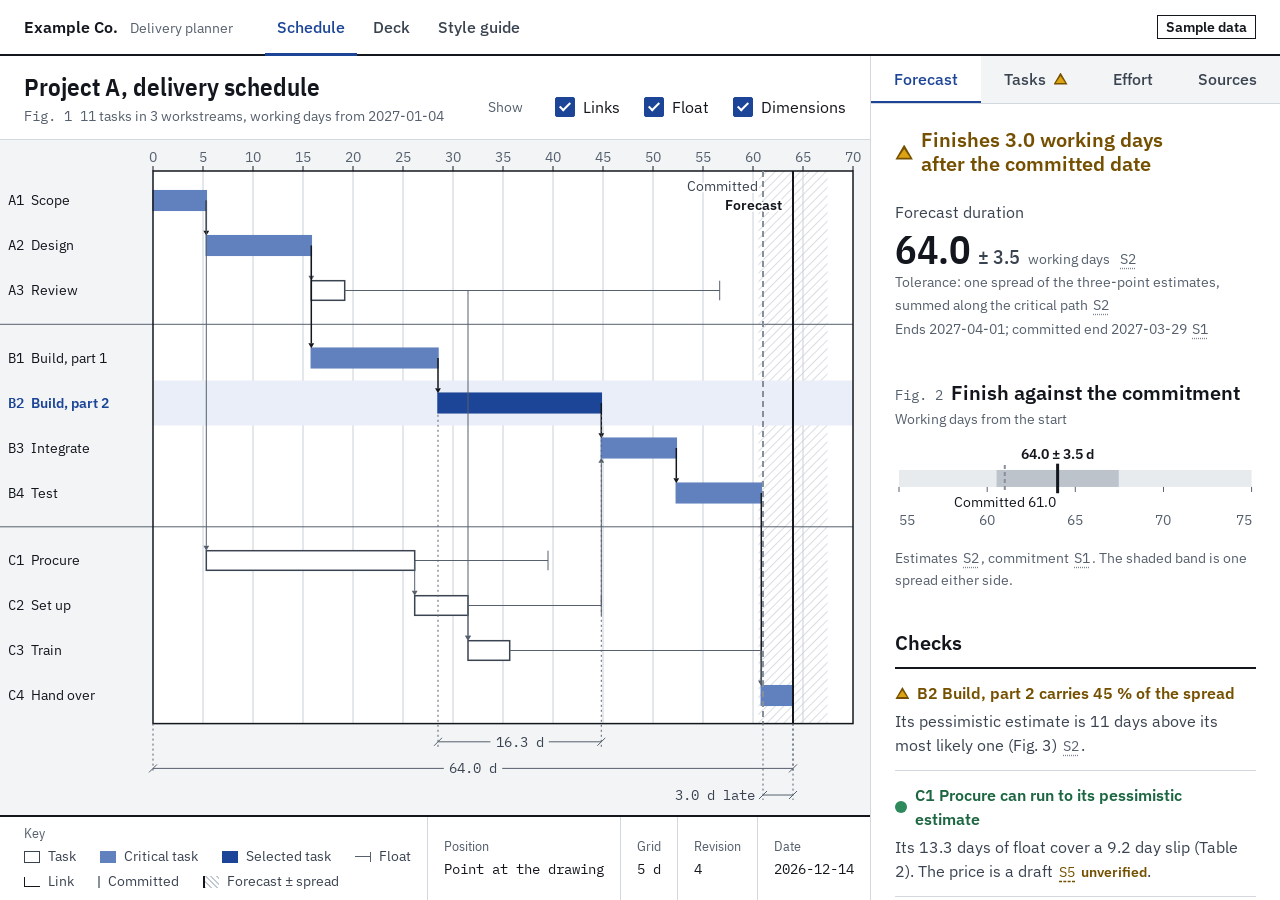
<file: templates/datasheet/examples/dashboard/index.html>
<!doctype html>
<html lang="en" class="sheet">
<head>
<meta charset="utf-8">
<meta name="viewport" content="width=device-width, initial-scale=1">
<title>Project A schedule - datasheet example</title>
<link rel="stylesheet" href="../../kit/tokens.css">
<link rel="stylesheet" href="../../kit/base.css">
<link rel="stylesheet" href="../../kit/mockup/kit.css">
<!-- ?palette=whiteprint or ?palette=vellum previews a palette; a real page sets data-palette on <html> -->
<script>{ const p = new URLSearchParams(location.search).get('palette'); if (p) document.documentElement.dataset.palette = p; }</script>
</head>
<body>
<div class="app">
  <header class="bar">
    <a class="brand" href="index.html"><b>Example Co.</b><span>Delivery planner</span></a>
    <nav class="modes" aria-label="Pages">
      <a href="index.html" aria-current="page">Schedule</a>
      <a href="../deck/index.html">Deck</a>
      <a href="../../kit/styleguide.html">Style guide</a>
    </nav>
    <div class="bar-meta"><span class="sim">Sample data</span></div>
  </header>

  <main class="work">
    <section class="canvas" aria-labelledby="dwg-t">
      <div class="canvas-head">
        <div>
          <h1 id="dwg-t">Project A, delivery schedule</h1>
          <p class="meta" id="dwg-sub"></p>
        </div>
        <fieldset class="layers">
          <legend>Show</legend>
          <label class="check"><input type="checkbox" data-layer="links" checked><span class="box"></span>Links</label>
          <label class="check"><input type="checkbox" data-layer="float" checked><span class="box"></span>Float</label>
          <label class="check"><input type="checkbox" data-layer="dims" checked><span class="box"></span>Dimensions</label>
        </fieldset>
      </div>
      <div class="canvas-sum" id="sum-slot"></div>
      <div class="drawing" id="drawing"></div>
      <div class="canvas-foot" role="group" aria-label="Title block">
        <div class="tb-cell tb-key"><span class="tb-cap">Key</span><ul class="key" aria-label="Key">
          <li><i class="k-bar"></i>Task</li>
          <li><i class="k-crit"></i>Critical task</li>
          <li><i class="k-sel"></i>Selected task</li>
          <li><i class="k-float"></i>Float</li>
          <li><i class="k-link"></i>Link</li>
          <li><i class="k-target"></i>Committed</li>
          <li><i class="k-band"></i>Forecast ± spread</li>
        </ul></div>
        <div class="tb-cell"><span class="tb-cap">Position</span><span class="tb-val coords" id="coords" aria-live="off">Point at the drawing</span></div>
        <div class="tb-cell"><span class="tb-cap">Grid</span><span class="tb-val" id="tb-grid"></span></div>
        <div class="tb-cell"><span class="tb-cap">Revision</span><span class="tb-val" id="tb-rev"></span></div>
        <div class="tb-cell"><span class="tb-cap">Date</span><span class="tb-val" id="tb-date"></span></div>
      </div>
    </section>

    <aside class="dock" aria-label="Datasheet">
      <div class="tabs" role="tablist" aria-label="Datasheet sections">
        <button class="tab" role="tab" id="t-fc" data-tab="forecast" aria-controls="p-fc">Forecast</button>
        <button class="tab" role="tab" id="t-tk" data-tab="tasks" aria-controls="p-tk">Tasks <span class="flag status is-caution" id="tk-flag"><i aria-hidden="true"></i><span class="sr-only">has a caution</span></span></button>
        <button class="tab" role="tab" id="t-ef" data-tab="effort" aria-controls="p-ef">Effort</button>
        <button class="tab" role="tab" id="t-src" data-tab="sources" aria-controls="p-src">Sources</button>
      </div>

      <div class="pane" role="tabpanel" id="p-fc" aria-labelledby="t-fc" tabindex="0">
        <section class="verdict" aria-labelledby="v-t">
          <h2 class="sr-only" id="v-t">Verdict</h2>
          <p id="verdict"></p>
          <div class="headline">
            <span class="label">Forecast duration</span>
            <div class="figline"><span class="fig-lg" id="h-dur"></span><span class="tol" id="h-tol"></span><span class="unit">working days</span><span id="h-src"></span></div>
            <p class="meta" id="h-basis"></p>
            <p class="meta" id="h-sub"></p>
          </div>
        </section>
        <section aria-labelledby="rg-t">
          <div class="block-head"><div><h2 id="rg-t"><span class="no">Fig. 2</span>Finish against the commitment</h2><p class="meta">Working days from the start</p></div></div>
          <div class="chart" id="range"></div>
          <p class="src" id="rg-src"></p>
        </section>
        <section aria-labelledby="ck-t">
          <div class="block-head"><h2 id="ck-t">Checks</h2></div>
          <ul class="checks" id="checks"></ul>
        </section>
        <section aria-labelledby="ch-t">
          <div class="block-head"><h2 id="ch-t"><span class="no">Table 1</span>Characteristics</h2></div>
          <div class="tblwrap"><table class="tbl" id="chars"><thead><tr><th>Parameter</th><th class="r">Value</th><th>Unit</th><th class="s">Source</th></tr></thead><tbody></tbody></table></div>
        </section>
      </div>

      <div class="pane" role="tabpanel" id="p-tk" aria-labelledby="t-tk" tabindex="0" hidden>
        <section aria-labelledby="tt-t">
          <div class="block-head"><div><h2 id="tt-t"><span class="no">Table 2</span>Tasks</h2><p class="meta">Pick a task here or on the drawing</p></div></div>
          <div class="tblwrap"><table class="tbl pick" id="ttable"><thead><tr><th>Task</th><th class="r">Duration</th><th class="r">Float</th><th>Unit</th><th>Status</th></tr></thead><tbody></tbody></table></div>
        </section>
        <section aria-labelledby="td-t">
          <div class="block-head"><h2 id="td-t"></h2>
            <div class="actions" role="group" aria-labelledby="ml-l"><span class="meta" id="ml-l">Most likely</span><button type="button" class="btn" id="m-dn" aria-label="Most likely one day shorter">−1 d</button><button type="button" class="btn" id="m-up" aria-label="Most likely one day longer">+1 d</button></div>
          </div>
          <dl class="facts" id="tfacts"></dl>
          <p class="src" id="m-note" hidden></p>
        </section>
        <section aria-labelledby="sp-t">
          <div class="block-head"><div><h2 id="sp-t"><span class="no">Fig. 3</span>Where the spread comes from</h2><p class="meta">Share of the finish variance, critical tasks; the shares add up to 100 %</p></div></div>
          <div class="chart" id="spread"></div>
          <p class="src" id="sp-src"></p>
        </section>
      </div>

      <div class="pane" role="tabpanel" id="p-ef" aria-labelledby="t-ef" tabindex="0" hidden>
        <section aria-labelledby="wk-t">
          <div class="block-head">
            <div><h2 id="wk-t"><span class="no">Fig. 4</span>People booked per week</h2><p class="meta" id="wk-sub"></p></div>
            <div class="seg" id="wk-view" role="group" aria-label="View"><button type="button" value="chart" aria-pressed="true">Chart</button><button type="button" value="table" aria-pressed="false">Table</button></div>
          </div>
          <div class="chart" id="weeks"></div>
          <div class="tblwrap" id="weeks-tbl" hidden><table class="tbl"><thead><tr><th>Week</th><th class="r">People</th><th class="r">Effort</th><th>Unit</th></tr></thead><tbody></tbody></table></div>
          <p class="src" id="wk-src"></p>
        </section>
        <section aria-labelledby="cs-t">
          <div class="block-head"><h2 id="cs-t"><span class="no">Table 4</span>Cost by workstream</h2></div>
          <div class="tblwrap"><table class="tbl" id="costs"><thead><tr><th>Workstream</th><th class="r">Cost</th><th>Unit</th><th class="s">Source</th></tr></thead><tbody></tbody></table></div>
        </section>
      </div>

      <div class="pane" role="tabpanel" id="p-src" aria-labelledby="t-src" tabindex="0" hidden>
        <section aria-labelledby="sr-t">
          <div class="block-head"><div><h2 id="sr-t"><span class="no">Table 5</span>Source register</h2><p class="meta">Every figure on this page names one of these</p></div></div>
          <div class="tblwrap"><table class="tbl" id="register"><thead><tr><th class="s">Mark</th><th>Source</th><th>Status</th></tr></thead><tbody></tbody></table></div>
        </section>
      </div>
    </aside>
  </main>
</div>

<script src="../../kit/mockup/kit.js"></script>
<script src="data.js"></script>
<script>
(function () {
  'use strict';
  const S = window.SHEET, P = window.PROJECT, f = S.fmt, $ = (id) => document.getElementById(id);
  const mark = (id) => S.srcmark(id, P.sources);
  const base = Object.fromEntries(P.tasks.map((t) => [t.id, t.m]));
  S.sources(P.sources);
  let d = P.derive(), sel = d.checks.length ? d.checks[0].task : d.path[0].id;
  const d1 = (v) => f.num(v, 1), task = (id) => d.by[id], name = (t) => `${t.id} ${t.name}`;
  // whole numbers on an axis, one decimal on a value
  const wfmt = (v) => (Number.isInteger(v) ? f.int(v) : d1(v));

  // ---------- the drawing ----------
  const dwg = S.timeline($('drawing'), d.drawing, {
    sel,
    aria: 'Schedule of project A, working days from the start',
    label: (r) => `${r.id} ${r.label}, ${d1(r.end - r.start)} working days, ${r.critical ? 'critical' : `${d1(r.float)} days of float`}`,
    onSelect: (id) => { sel = id; renderTasks(); },
    onPointer: (p) => { $('coords').textContent = p ? `Day ${d1(p.t)}${p.row ? `, row ${p.row}` : ''}` : 'Point at the drawing'; }
  });
  $('tb-grid').textContent = `${f.int(P.grid)} d`;
  $('tb-rev').textContent = f.int(P.rev.no);
  $('tb-date').textContent = P.rev.date;
  document.querySelectorAll('[data-layer]').forEach((c) => c.addEventListener('change', () => dwg.layers({ [c.dataset.layer]: c.checked })));

  // ---------- forecast ----------
  const range = S.mount($('range'), (w) => {
    const lo = Math.floor(Math.min(P.committed, d.finish - 2 * d.sd) / P.grid) * P.grid, hi = Math.ceil(Math.max(P.committed, d.finish + 2 * d.sd) / P.grid) * P.grid;
    return S.range({ width: w, min: lo, max: hi, value: d.finish, tol: d.sd, target: P.committed, targetLabel: 'Committed', unit: 'd',
      aria: `Forecast duration ${d1(d.finish)} plus or minus ${d1(d.sd)} working days, against a committed ${d1(P.committed)}` });
  });
  function renderForecast() {
    $('dwg-sub').innerHTML = `<span class="no">Fig. 1</span>${f.int(d.tasks.length)} tasks in ${f.int(P.workstreams.length)} workstreams, working days from ${P.start}`;
    const late = d.late;
    $('verdict').innerHTML = S.status(d.verdict, late > 0 ? `Finishes ${d1(late)} working days after the committed date` : `Finishes ${d1(-late)} working days before the committed date`);
    $('h-dur').textContent = d1(d.finish);
    $('h-tol').textContent = `± ${d1(d.sd)}`;
    $('h-src').innerHTML = mark('S2');
    $('h-basis').innerHTML = `Tolerance: one spread of the three-point estimates, summed along the critical path ${mark('S2')}`;
    $('h-sub').innerHTML = `Ends ${d.finishDate}; committed end ${d.committedDate} ${mark('S1')}`;
    $('rg-src').innerHTML = `Estimates ${mark('S2')}, commitment ${mark('S1')}. The shaded band is one spread either side.`;
    $('checks').innerHTML = d.checks.map((c) => {
      const t = task(c.task);
      if (c.share != null) return [c.kind, `${name(t)} carries ${f.pct(c.share, 0)} of the spread`, `Its pessimistic estimate is ${f.int(t.p - t.m)} days above its most likely one (Fig. 3) ${mark('S2')}.`];
      return c.kind === 'pass'
        ? [c.kind, `${name(t)} can run to its pessimistic estimate`, `Its ${d1(t.float)} days of float cover a ${d1(c.slip)} day slip (Table 2). The price is a draft ${mark(c.src)}.`]
        : [c.kind, `${name(t)} would move the finish at its pessimistic estimate`, `Its ${d1(t.float)} days of float are short of a ${d1(c.slip)} day slip (Table 2). The price is a draft ${mark(c.src)}.`];
    }).map(([k, w, what]) => `<li>${S.status(k, w)}<span class="what">${what}</span></li>`).join('');
    const rows = [
      ['Forecast duration', d1(d.finish), 'working days', 'S2'],
      ['Spread, one σ', d1(d.sd), 'working days', 'S2'],
      ['Committed duration', d1(P.committed), 'working days', 'S1'],
      ['Forecast end', d.finishDate, 'date', 'S6'],
      ['Critical tasks', `${f.int(d.critical)} of ${f.int(d.tasks.length)}`, 'count', 'S1'],
      ['Effort', f.int(d.effort), 'person-days', 'S3'],
      ['Cost', `${d1(d.cost)} ± ${d1(d.costSd)}`, 'USD thousand', 'S4']
    ];
    $('chars').tBodies[0].innerHTML = rows.map((r) => `<tr><td>${r[0]}</td><td class="r">${r[1]}</td><td class="u">${r[2]}</td><td class="s">${mark(r[3])}</td></tr>`).join('');
    $('tk-flag').hidden = !d.checks.some((c) => c.kind !== 'pass');
  }

  // ---------- tasks ----------
  const spread = S.mount($('spread'), (w) => S.ranked({ width: w, rows: d.shares, unit: '%', fmt: (v) => f.num(v, 0),
    aria: `Share of the finish variance, largest first: ${[...d.shares].sort((a, b) => b.v - a.v).map((s) => `${s.label} ${f.num(s.v, 0)} percent`).join(', ')}` }));
  function renderTasks() {
    $('ttable').tBodies[0].innerHTML = d.tasks.map((t) => `<tr class="${t.id === sel ? 'is-sel' : ''}"><td><button type="button" class="rowbtn" data-task="${t.id}" aria-pressed="${t.id === sel}">${S.esc(name(t))}</button></td><td class="r">${d1(t.te)}</td><td class="r">${d1(t.float)}</td><td class="u">d</td><td>${t.critical ? S.status('caution', 'Critical') : S.status('pass', 'Float')}</td></tr>`).join('');
    const t = task(sel), ws = P.workstreams.find((w) => w.id === t.ws), src = P.tasks.find((x) => x.id === sel);
    $('td-t').innerHTML = `<span class="no">Table 3</span>${S.esc(name(t))}`;
    $('m-dn').disabled = src.m <= src.o;
    $('m-up').disabled = src.m >= src.p;
    const fact = (k, v, u, s) => `<dt>${k}</dt><dd>${v}${u ? `<span class="unit">${u}</span>` : ''}${s ? mark(s) : ''}</dd>`;
    $('tfacts').innerHTML = fact('Workstream', S.esc(ws.label), '', 'S1')
      + fact('Optimistic', f.int(t.o), 'd', 'S2') + fact('Most likely', f.int(t.m), 'd', 'S2') + fact('Pessimistic', f.int(t.p), 'd', 'S2')
      + fact('Expected', d1(t.te), 'd', 'S2') + fact('Spread', d1(t.sd), 'd', 'S2')
      + fact('Starts after', d1(t.es), 'd', '') + fact('Float', d1(t.float), 'd', '')
      + fact('People', f.int(t.people), '', 'S3') + fact('Effort', d1(t.effort), 'person-days', 'S3')
      + fact('Cost', d1(t.cost), 'USD thousand', t.buy ? 'S5' : 'S4');
    const dm = src.m - base[sel];
    $('m-note').hidden = !dm;
    $('m-note').textContent = dm ? `Most likely set ${f.int(Math.abs(dm))} d ${dm > 0 ? 'above' : 'below'} the estimate; every figure on this page follows it.` : '';
    $('sp-src').innerHTML = `Three-point estimates ${mark('S2')}. Spreads add as squares, so a long tail on one task outweighs several short ones.`;
  }
  $('ttable').addEventListener('click', (e) => { const b = e.target.closest('[data-task]'); if (b) { sel = b.dataset.task; dwg.select(sel); renderTasks(); } });
  const step = (by) => { const t = P.tasks.find((x) => x.id === sel); t.m = Math.max(t.o, Math.min(t.p, t.m + by)); d = P.derive(); dwg.redraw(d.drawing); renderAll(); };
  $('m-dn').addEventListener('click', () => step(-1));
  $('m-up').addEventListener('click', () => step(1));

  // ---------- effort ----------
  let view = 'chart';
  const weeks = S.mount($('weeks'), (w) => S.columns({ width: w, height: Math.round(Math.max(220, Math.min(320, w * 0.62))), rows: d.weeks, extreme: 'max', fmt: wfmt,
    aria: `People booked per week: ${d.weeks.map((x) => `${x.label} ${d1(x.v)}`).join('; ')}.` }),
  { readout: (i) => { const x = d.weeks[i]; return `<b>Week ${i + 1}</b><span class="where">${d1(x.v)} people on average</span><span class="where">${d1(x.v * P.grid)} person-days</span><span class="from">Sources S2, S3</span>`; } });
  S.seg($('wk-view'), (v) => { view = v; $('weeks').hidden = v !== 'chart'; $('weeks-tbl').hidden = v !== 'table'; if (v === 'chart') weeks.redraw(); });
  function renderEffort() {
    const peak = d.weeks.reduce((b, x, i) => (x.v > d.weeks[b].v ? i : b), 0);
    $('wk-sub').textContent = `People on average across each working week; the peak is week ${peak + 1}`;
    $('wk-src').innerHTML = `Staffing ${mark('S3')}, task dates from the estimates ${mark('S2')}.`;
    $('weeks-tbl').querySelector('tbody').innerHTML = d.weeks.map((x, i) => `<tr><td>Week ${i + 1}</td><td class="r">${d1(x.v)}</td><td class="r">${d1(x.v * P.grid)}</td><td class="u">person-days</td></tr>`).join('');
    $('costs').tBodies[0].innerHTML = d.streams.map((s) => `<tr><td>${S.esc(s.label)}</td><td class="r">${d1(s.cost)}</td><td class="u">USD thousand</td><td class="s">${mark('S4')}${d.tasks.some((t) => t.ws === s.id && t.buy) ? ' ' + mark('S5') : ''}</td></tr>`).join('')
      + `<tr class="total"><td>Project A</td><td class="r">${d1(d.cost)} ± ${d1(d.costSd)}</td><td class="u">USD thousand</td><td></td></tr>`;
    if (view === 'chart') weeks.redraw();
  }

  // ---------- sources ----------
  // "Used in" is read back from the page: every caption whose block cites the mark, so the column cannot drift from the marks
  function usedIn(id) {
    const where = new Set();
    document.querySelectorAll(`.pane:not(#p-src) [data-src="${id}"]`).forEach((m) => {
      const sec = m.closest('section'), no = sec && sec.querySelector('h2 .no');
      where.add(no ? no.textContent : sec ? sec.querySelector('h2').textContent : '');
    });
    return [...where].filter(Boolean).map((w) => w.replace(/ /g, String.fromCharCode(160))).join(', ') || 'Not cited';
  }
  function renderSources() {
    $('register').tBodies[0].innerHTML = Object.entries(P.sources).map(([id, e]) => `<tr><td class="s">${mark(id).replace(/ <span class="unverified">.*<\/span>$/, '')}</td><td><b>${S.esc(e.title)}</b><br><span class="meta">${S.esc(e.source)}</span><br><span class="meta">Used in ${usedIn(id)}</span></td><td>${e.verified === false ? S.status('caution', 'Unverified') : S.status('pass', 'Checked')}<br><span class="meta">${e.date}</span></td></tr>`).join('');
  }

  // on a narrow screen the verdict and the headline figure lead, above the drawing; a wide sheet opens the Forecast pane on them
  const narrow = matchMedia('(max-width: 899px)'), verdict = document.querySelector('.verdict'), home = verdict.parentNode;
  const placeVerdict = () => (narrow.matches ? $('sum-slot') : home).prepend(verdict);
  narrow.addEventListener('change', placeVerdict);
  placeVerdict();

  function renderAll() { renderForecast(); renderTasks(); renderEffort(); renderSources(); range.redraw(); spread.redraw(); }
  renderAll();
  // a pane mounts its charts at zero width while hidden, so draw them when it opens
  S.tabs(document.querySelector('[role=tablist]'), { onChange: () => { range.redraw(); spread.redraw(); if (view === 'chart') weeks.redraw(); } });
})();
</script>
</body>
</html>
</file>
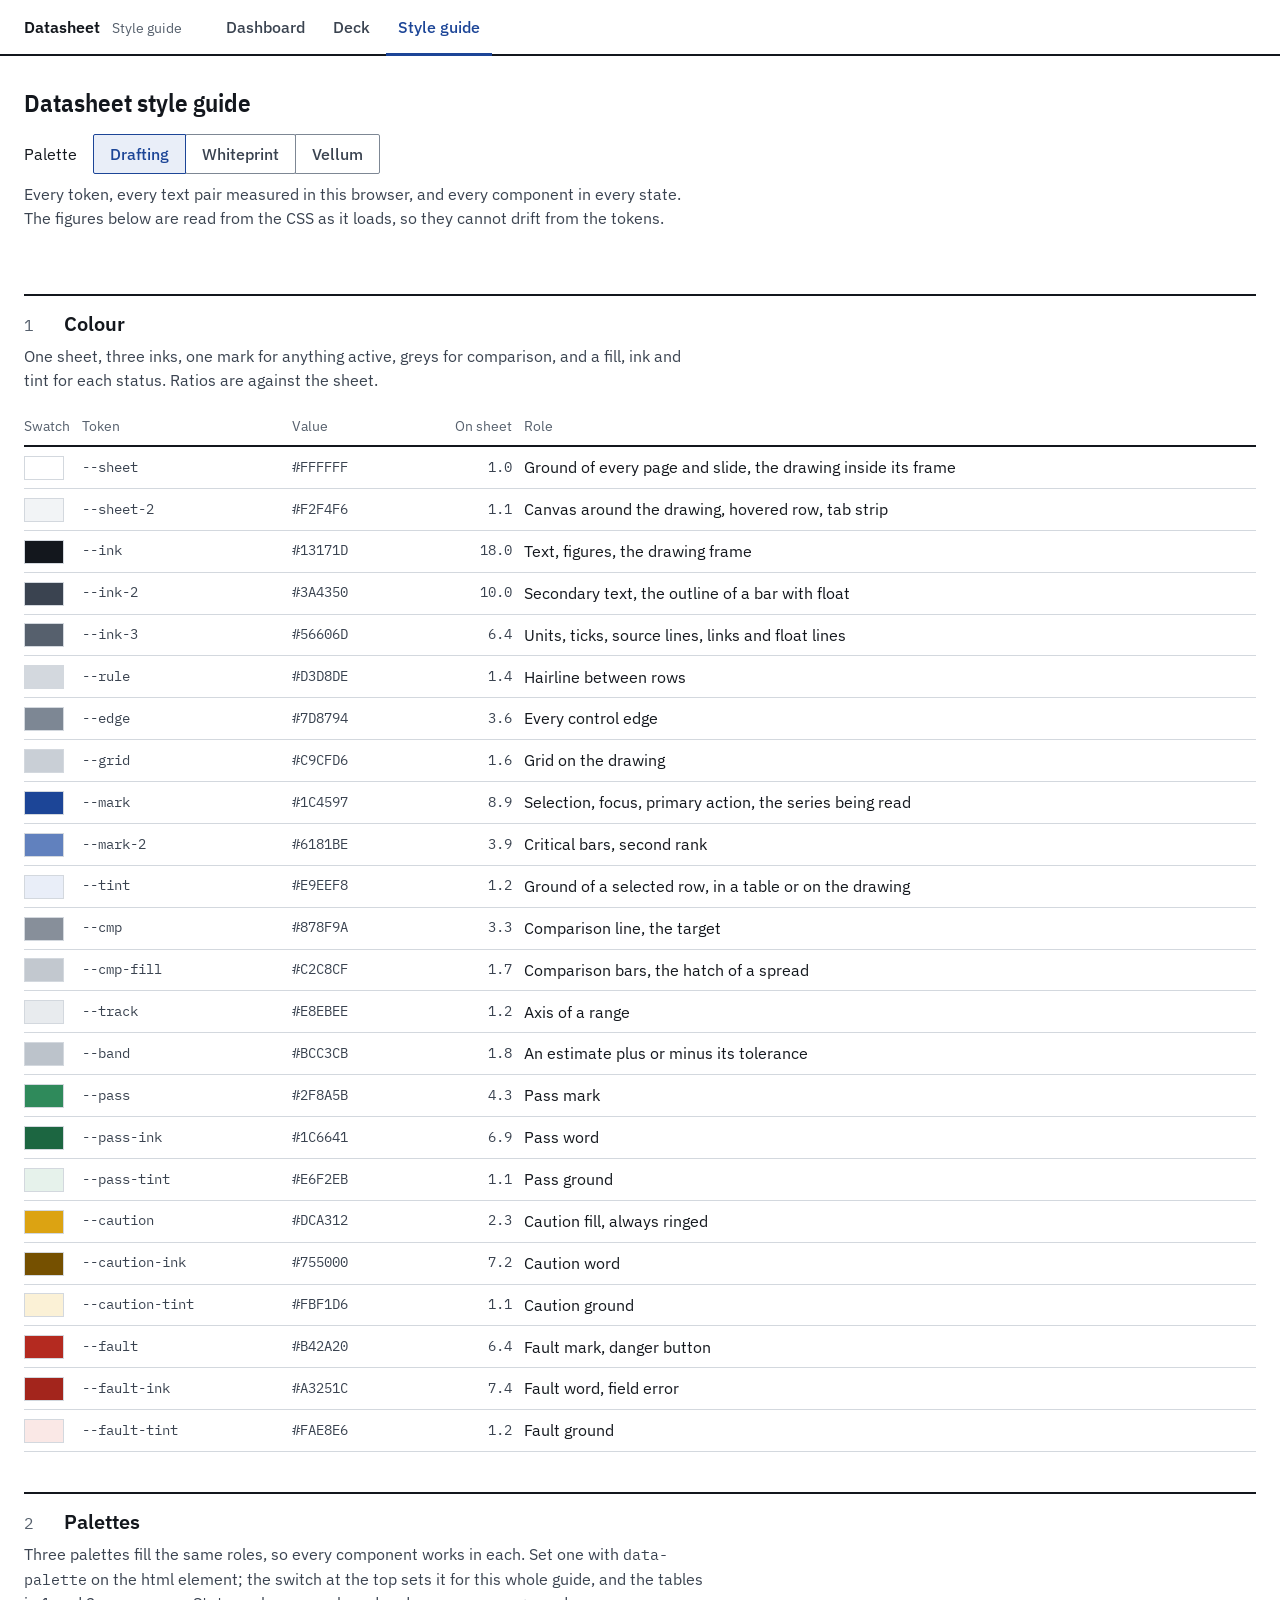
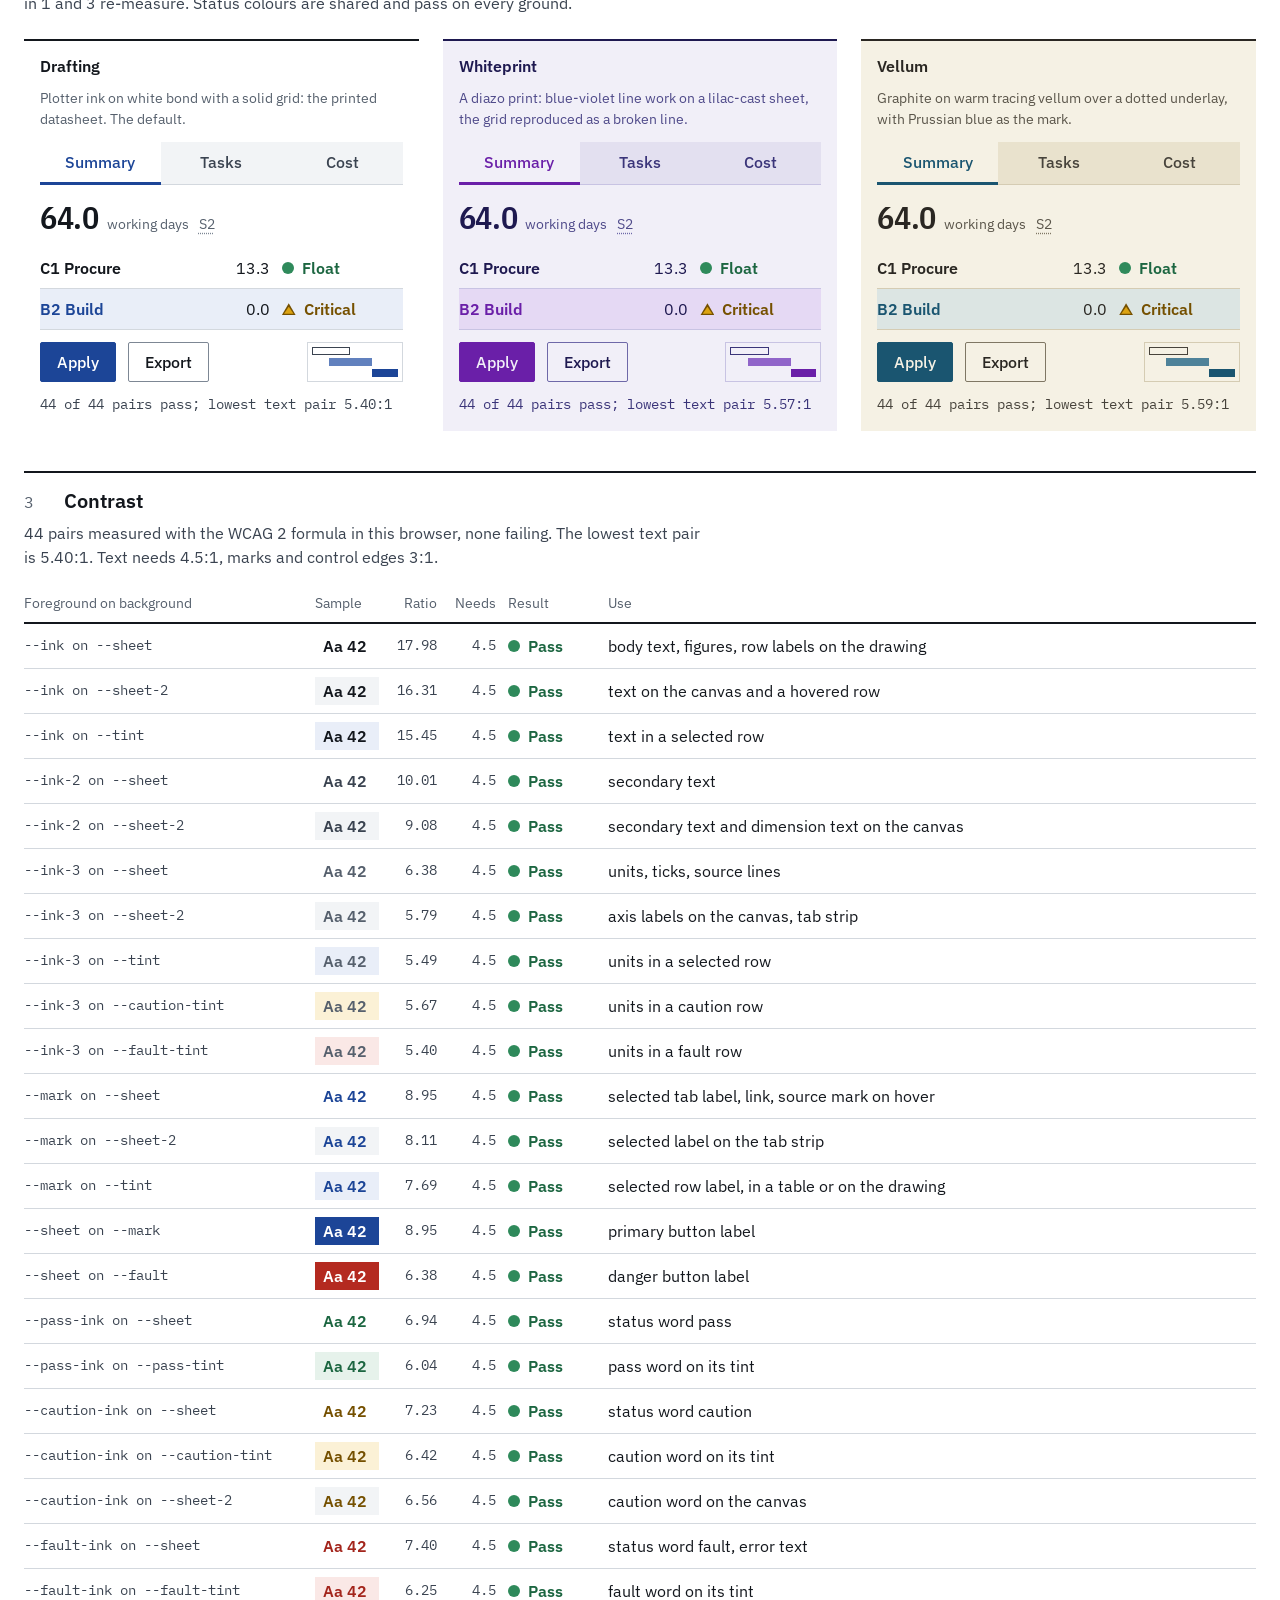
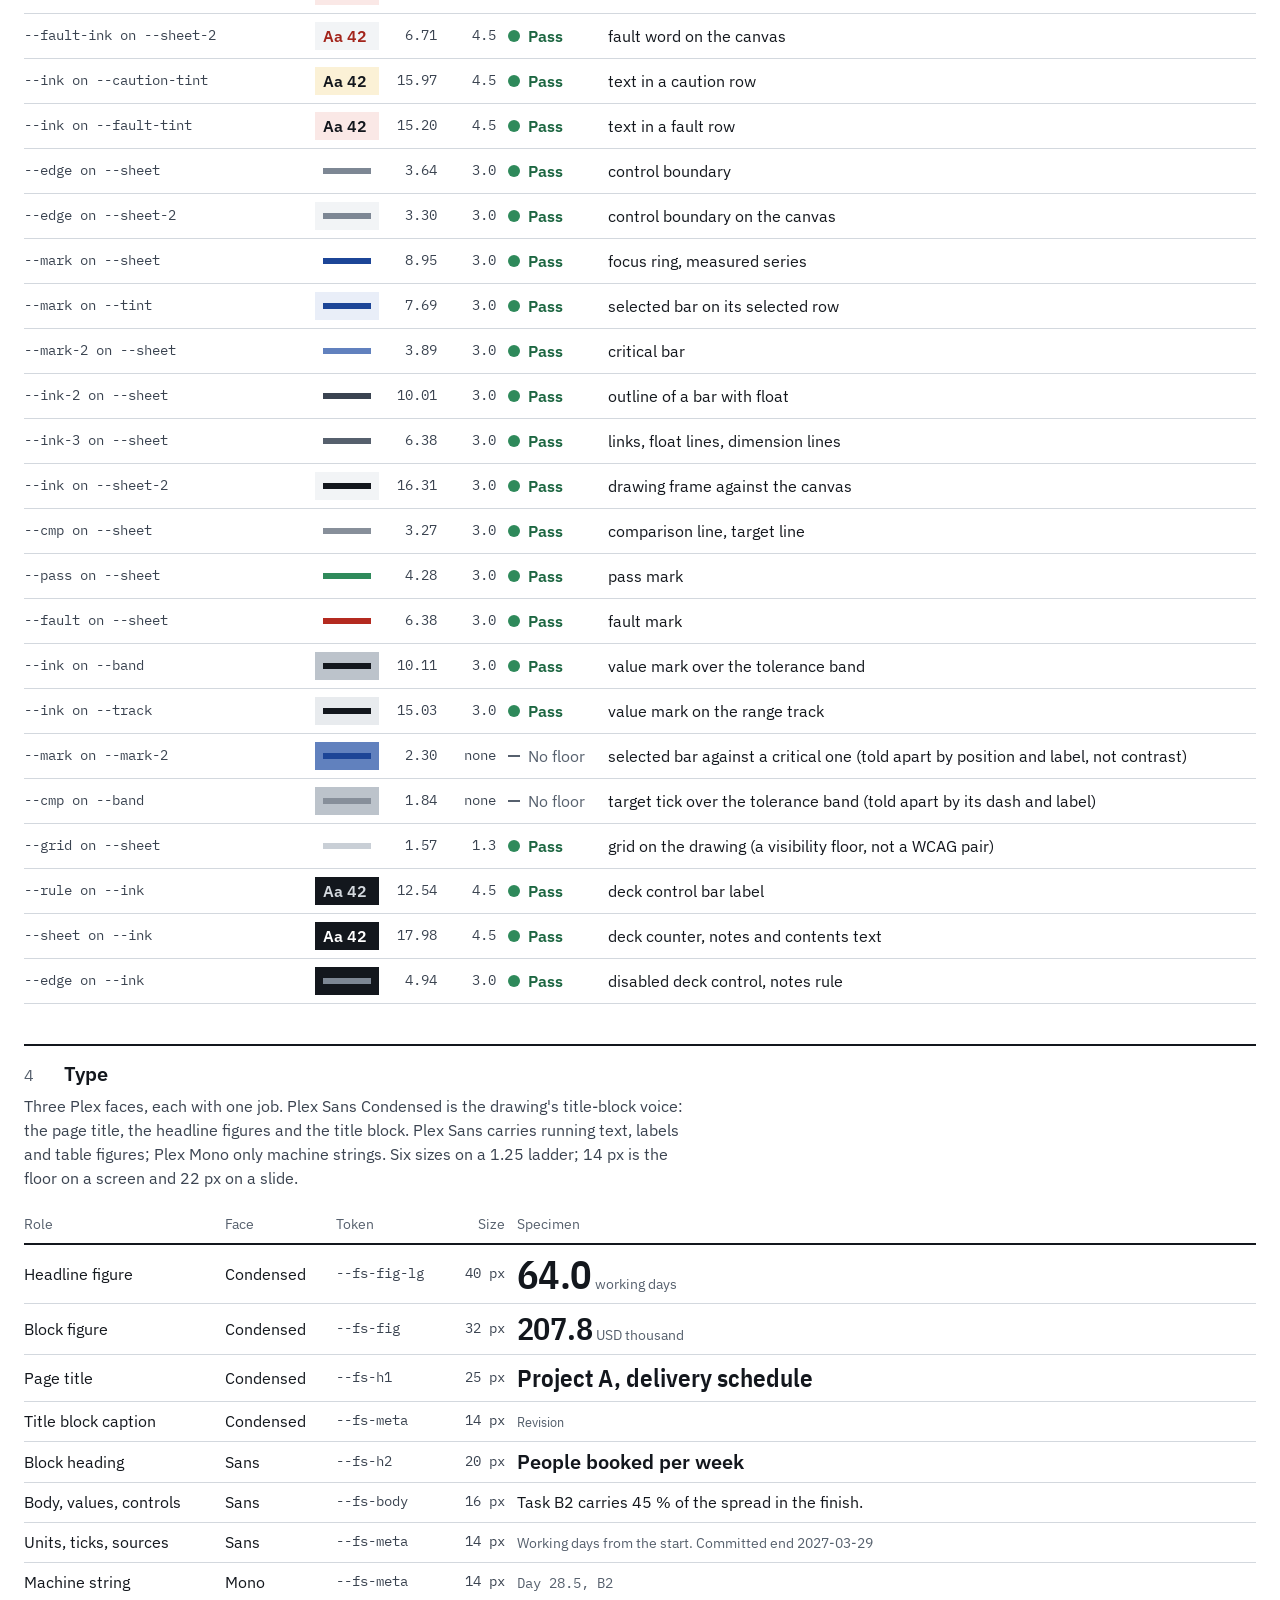
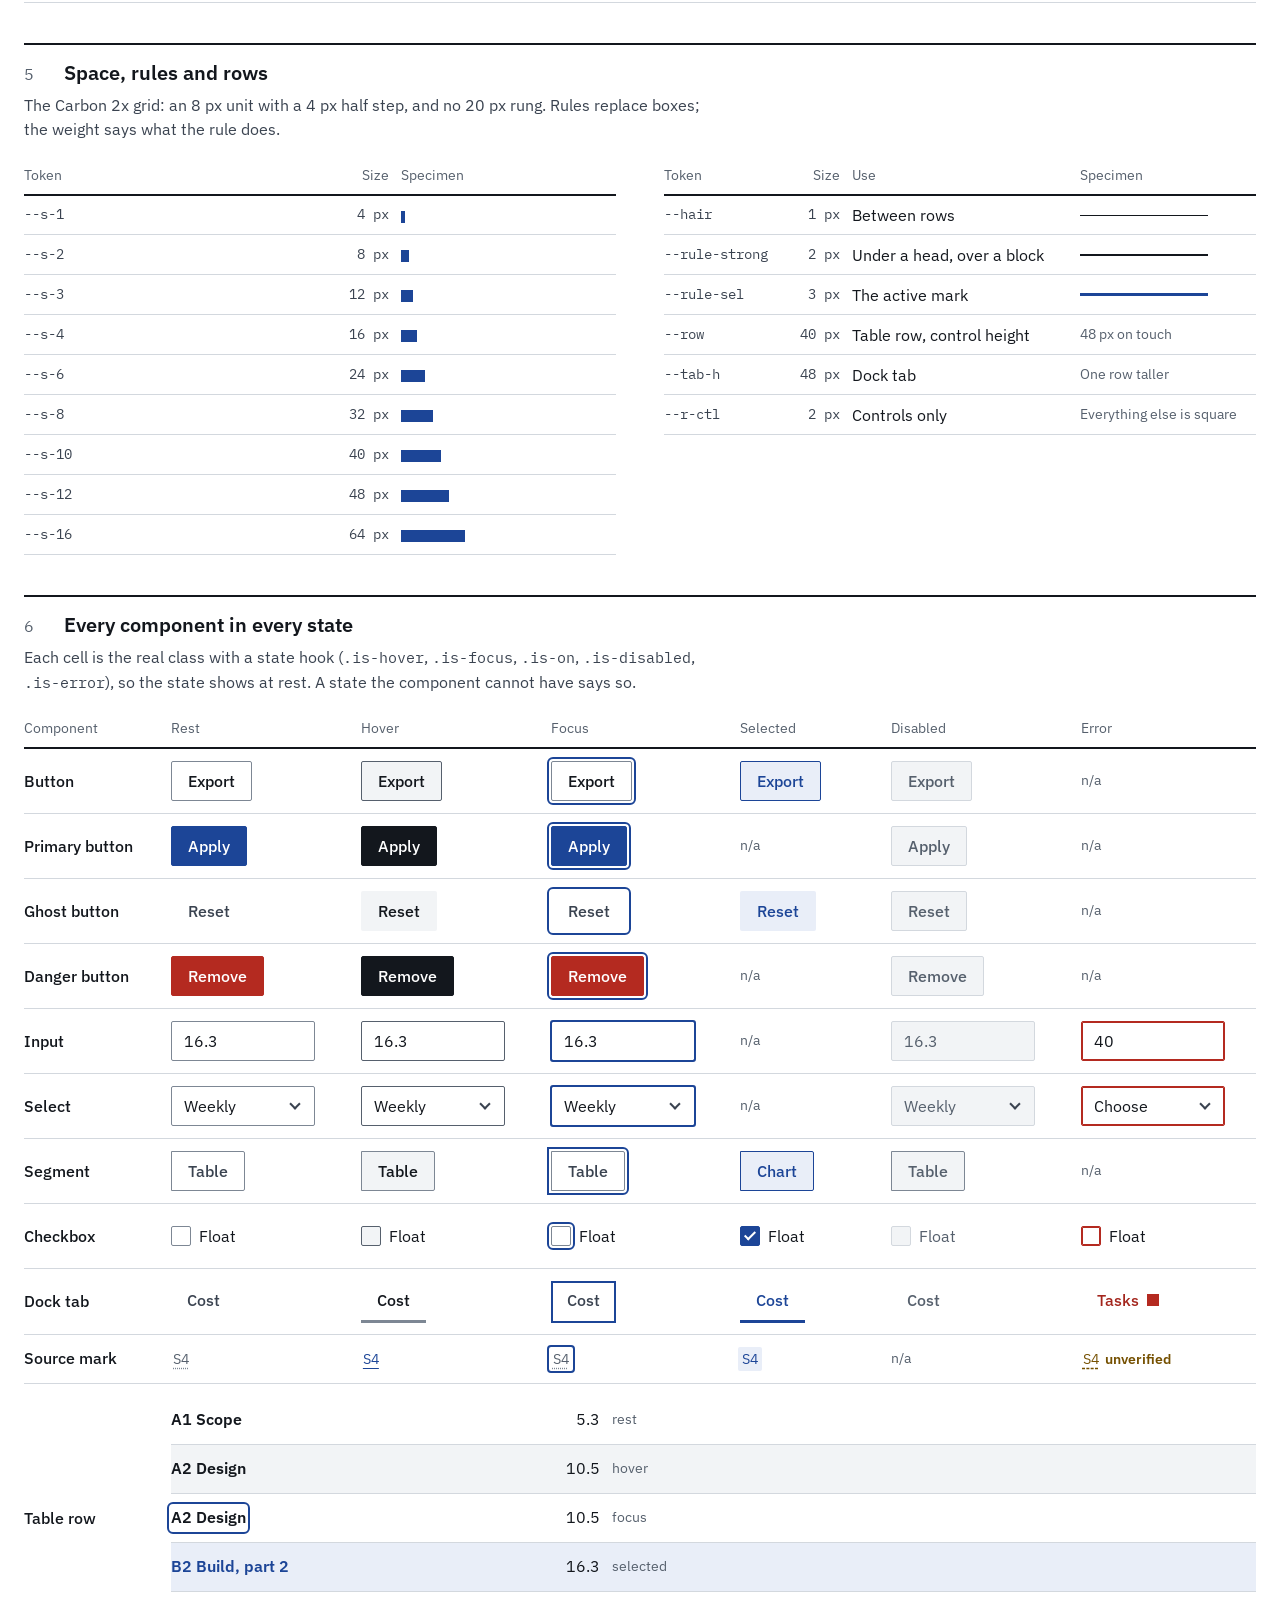
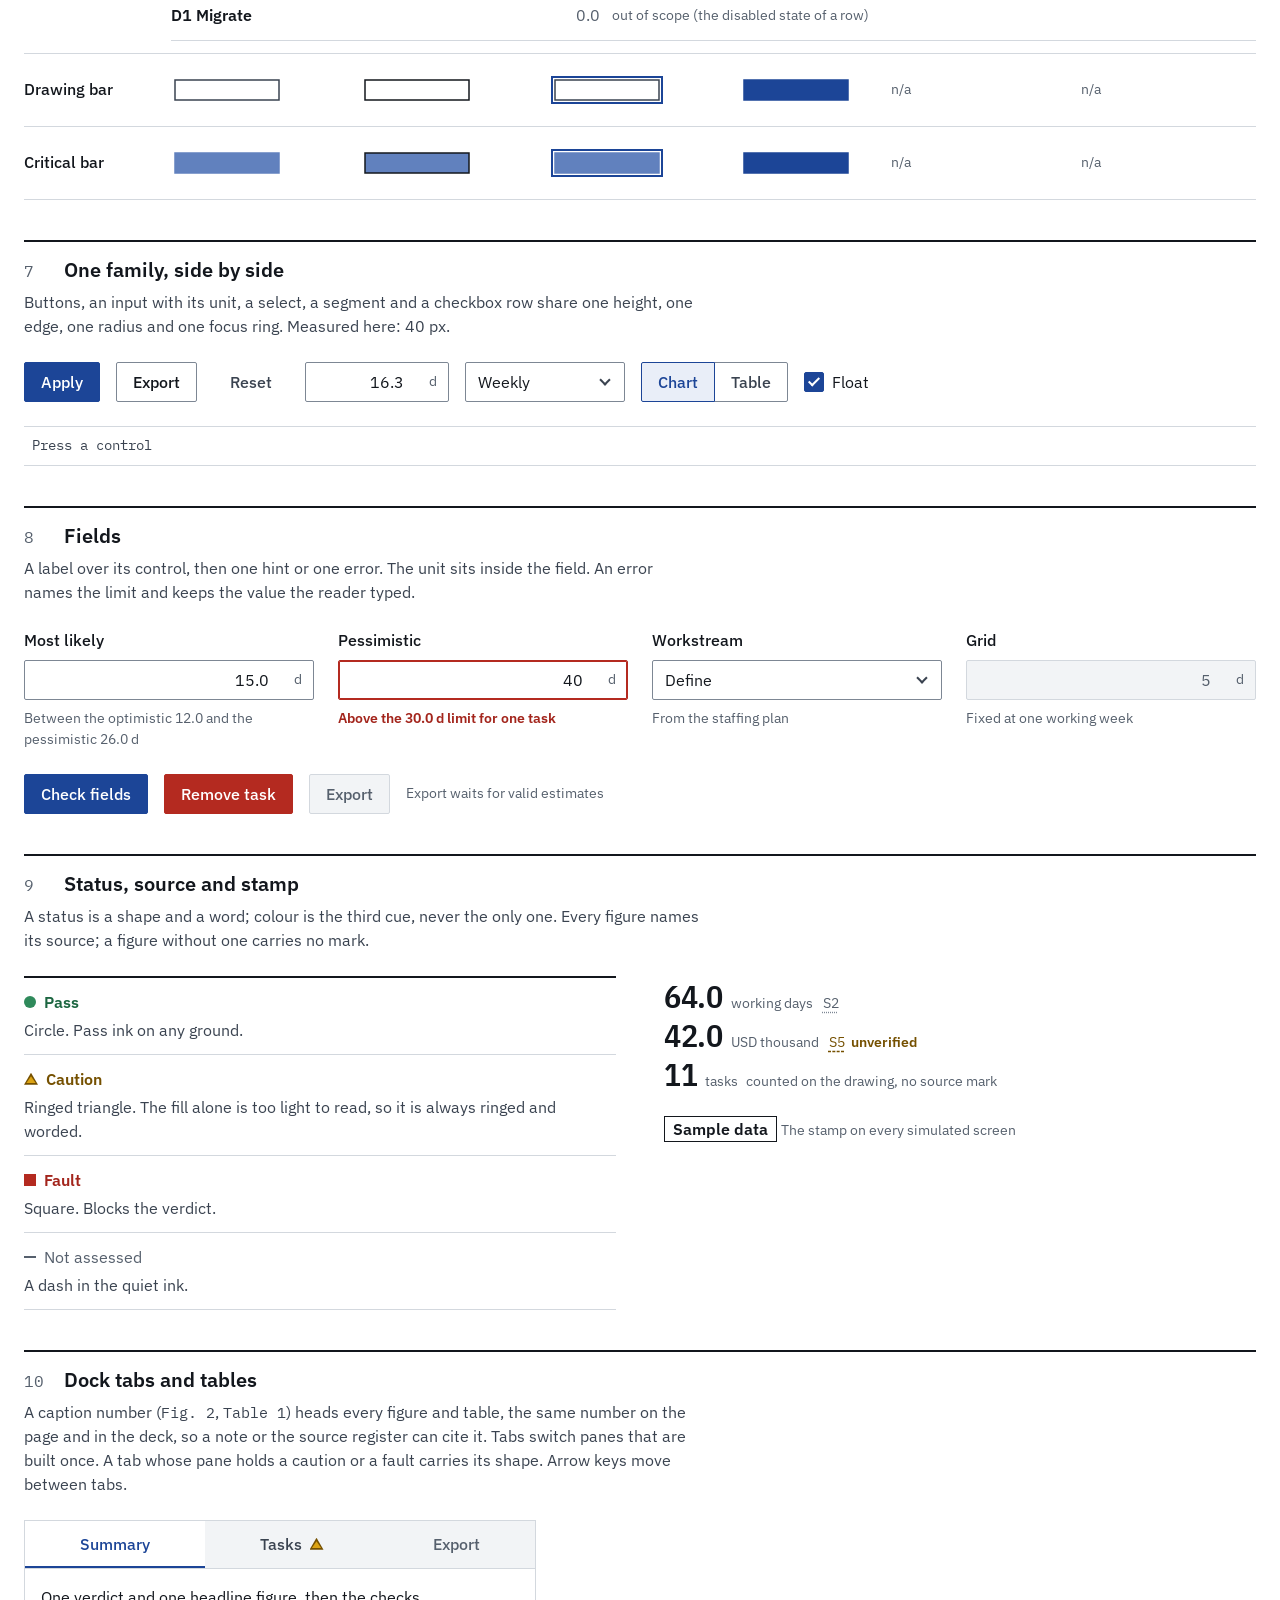
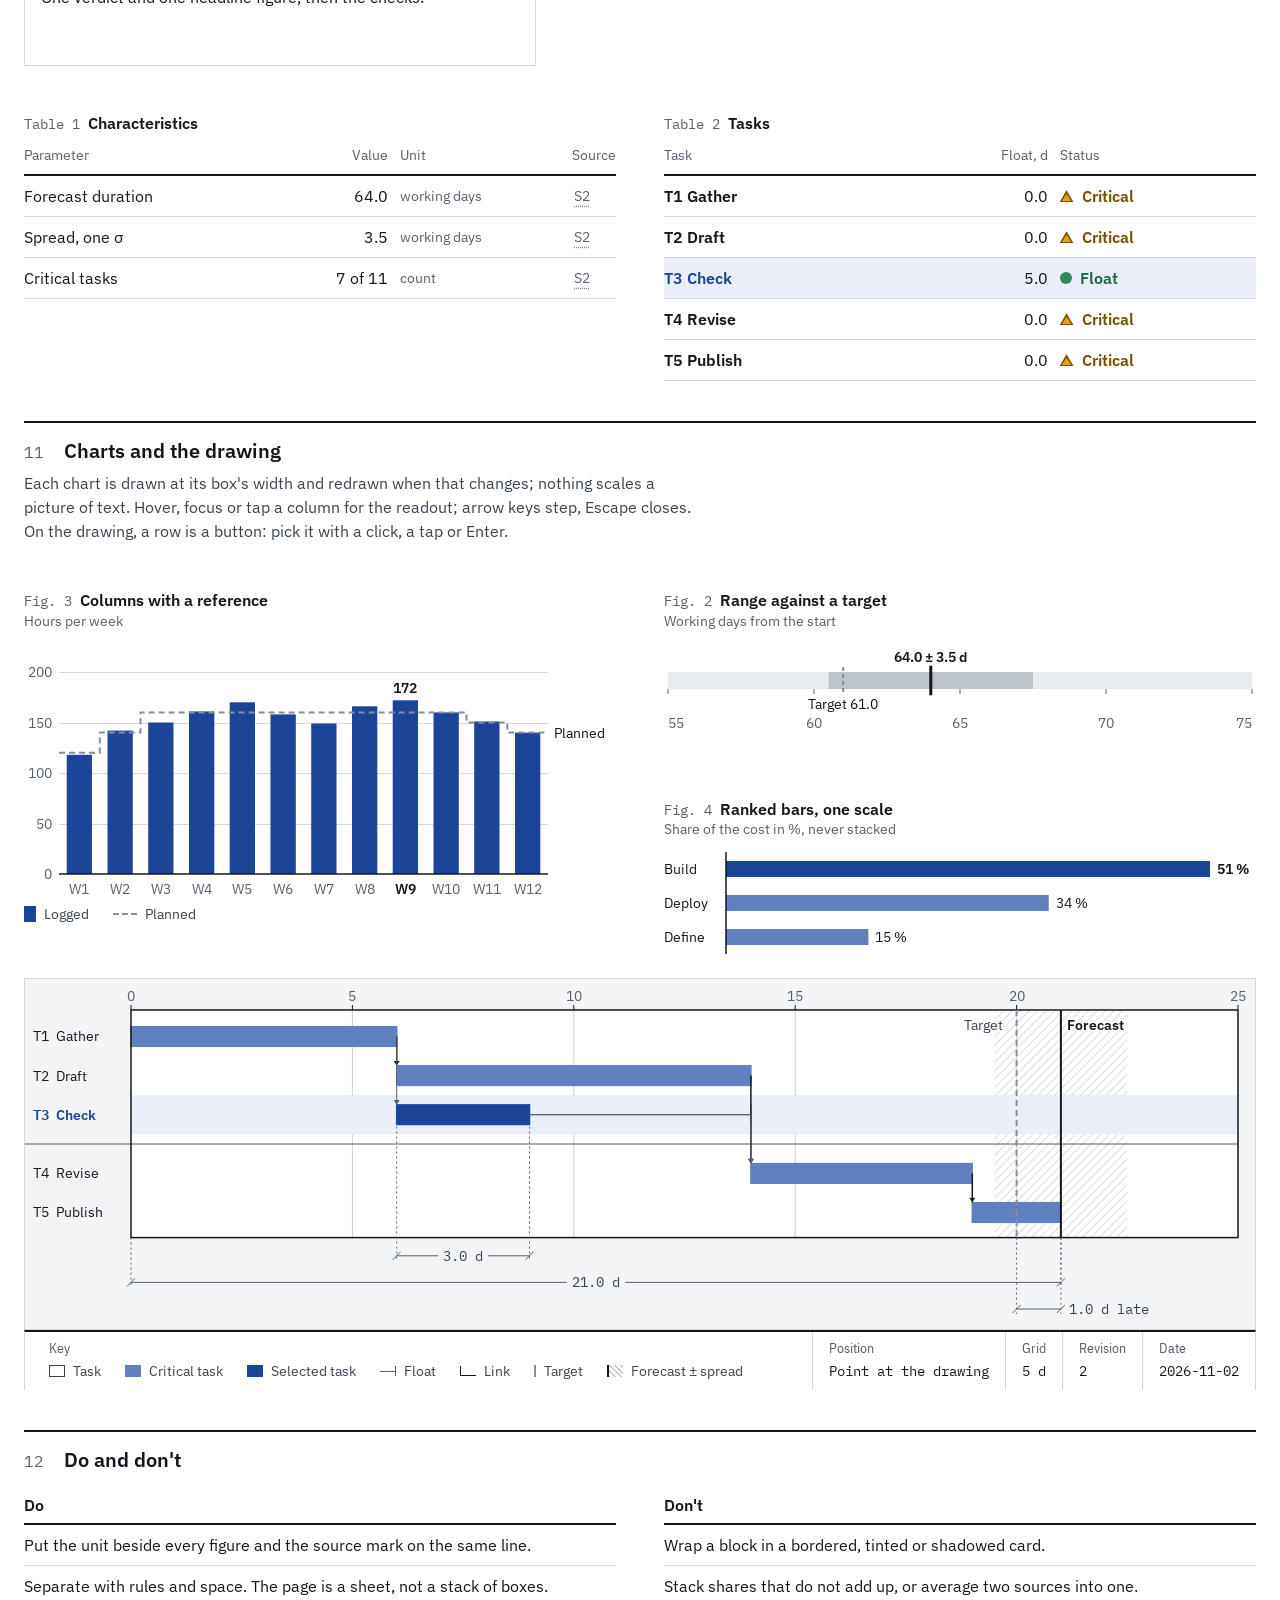
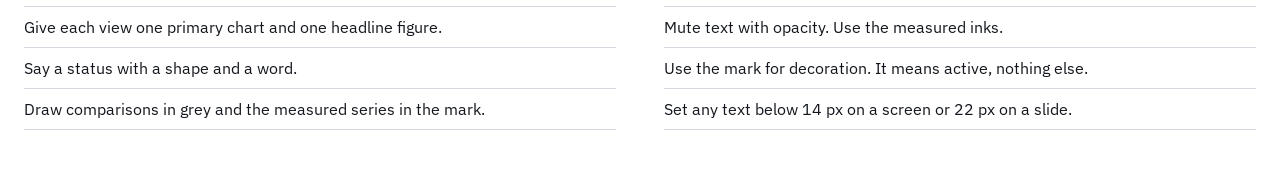
<file: templates/datasheet/kit/styleguide.html>
<!doctype html>
<html lang="en" class="sheet">
<head>
<meta charset="utf-8">
<meta name="viewport" content="width=device-width, initial-scale=1">
<title>Datasheet style guide</title>
<link rel="stylesheet" href="tokens.css">
<link rel="stylesheet" href="base.css">
<link rel="stylesheet" href="mockup/kit.css">
<style>
  /* the guide's own layout: a numbered document of ruled sections, like the datasheet it describes */
  html.sheet, html.sheet body { height: auto; }
  .guide { max-width: 80rem; margin: 0 auto; padding: var(--s-8) var(--s-6) var(--s-16); }
  .guide > header { display: grid; gap: var(--s-2); padding-bottom: var(--s-6); }
  .guide > header p { max-width: var(--measure); color: var(--ink-2); }
  .sec { border-top: var(--rule-strong) solid var(--ink); padding-top: var(--s-4); margin-top: var(--gap-block); }
  .sec > h2 { display: flex; gap: var(--s-4); align-items: baseline; }
  .sec > h2 .n { font-family: var(--mono); font-size: var(--fs-body); font-weight: var(--w-reg); color: var(--ink-3); min-width: 1.5rem; }
  .sec > p.lead { margin-top: var(--s-2); max-width: var(--measure); color: var(--ink-2); }
  .sec > * + * { margin-top: var(--gap-group); }
  .sec h3 { margin-top: var(--gap-group); }
  .cols { display: grid; grid-template-columns: repeat(auto-fit, minmax(20rem, 1fr)); gap: var(--gap-group) var(--s-12); align-items: start; }
  .sw { display: inline-block; width: 2.5rem; height: 1.5rem; border: var(--hair) solid var(--rule); vertical-align: middle; }
  .num { font-family: var(--mono); font-size: var(--fs-meta); color: var(--ink-2); white-space: nowrap; }
  .type-spec td:last-child { width: 60%; }
  .space-bar { display: inline-block; height: 0.75rem; background: var(--mark); vertical-align: middle; }
  .rule-spec { display: block; width: 8rem; background: var(--ink); }
  /* the state matrix: one row per family, one column per state; specimens are spans, so nothing here is clickable */
  .matrix td, .matrix th { vertical-align: middle; }
  .matrix td { padding-top: var(--s-3); padding-bottom: var(--s-3); }
  .matrix td:first-child { white-space: nowrap; font-weight: var(--w-med); }
  .matrix .input, .matrix .select { display: flex; align-items: center; width: 9rem; }
  .matrix .select-wrap { display: inline-block; width: 9rem; }
  .matrix .select-wrap .select { width: 100%; }
  .matrix .tab { min-height: var(--ctl-h); }
  .na { font-size: var(--fs-meta); color: var(--ink-3); }
  .bar-spec { width: 7rem; height: 3rem; }
  /* the focus ring of a drawing row shows on :focus-visible; the specimen shows it at rest */
  .bar-spec .d-focus { visibility: visible; }
  .family { display: flex; flex-wrap: wrap; align-items: center; gap: var(--s-3) var(--s-4); }
  .live-form { display: grid; grid-template-columns: repeat(auto-fit, minmax(13rem, 1fr)); gap: var(--gap-group) var(--s-6); align-items: start; }
  .out { font-family: var(--mono); font-size: var(--fs-meta); color: var(--ink-2); min-height: var(--row); display: flex; align-items: center; border-top: var(--hair) solid var(--rule); border-bottom: var(--hair) solid var(--rule); padding: 0 var(--s-2); }
  .mini-dock { border: var(--hair) solid var(--rule); max-width: 32rem; }
  .mini-dock .pane { padding: var(--s-4); min-height: 6rem; }
  .mini-drawing { position: relative; height: 22rem; background: var(--sheet-2); border: var(--hair) solid var(--rule); }
  .mini-drawing > svg { position: absolute; inset: 0; }
  .mini-drawing + .canvas-foot { margin-top: 0; border-left: var(--hair) solid var(--rule); border-right: var(--hair) solid var(--rule); }
  .cap { margin: 0 0 var(--gap-in); }
  /* a text pair is sampled as text; a pair for a mark (a 3:1 floor or none) as a bar, since it never carries text */
  .pair-sample { display: inline-flex; align-items: center; padding: 0 var(--s-2); min-height: 1.75rem; min-width: 4rem; font-weight: var(--w-bold); }
  .pair-sample i { display: block; width: 3rem; height: 0.375rem; background: currentColor; }
  .guide > header .pal-switch { display: flex; flex-wrap: wrap; align-items: center; gap: var(--s-2) var(--s-4); margin-top: var(--s-2); }
  /* palette specimens: each carries its own data-palette, so its tokens resolve to that palette whatever the page uses */
  .pals { display: grid; grid-template-columns: repeat(auto-fit, minmax(18rem, 1fr)); gap: var(--gap-group) var(--s-6); }
  .pal { display: grid; grid-template-columns: minmax(0, 1fr); gap: var(--s-3); align-content: start; padding: var(--s-4); background: var(--sheet); color: var(--ink); border-top: var(--rule-strong) solid var(--ink); }
  .pal h3 { margin: 0; }
  .pal .tbl { table-layout: fixed; width: 100%; }
  .pal .pal-low { white-space: normal; }
  .pal-tabs { display: flex; border-bottom: var(--hair) solid var(--rule); background: var(--sheet-2); }
  .pal-tabs .tab { flex: 1 1 0; min-height: var(--ctl-h); padding: var(--s-2); }
  .pal-row { display: flex; flex-wrap: wrap; align-items: center; gap: var(--s-2) var(--s-3); }
  /* three bars of a drawing: one with float, one critical, one selected */
  .pal-bars { display: grid; gap: 3px; width: 6rem; margin-left: auto; padding: var(--s-1); background: var(--sheet); border: var(--hair) solid var(--rule); }
  .pal-bars i { display: block; height: 0.5rem; background: var(--mark-2); }
  .pal-bars i:nth-child(1) { width: 45%; background: var(--sheet); border: 1.5px solid var(--ink-2); }
  .pal-bars i:nth-child(2) { width: 50%; margin-left: 20%; }
  .pal-bars i.on { width: 30%; margin-left: 70%; background: var(--mark); }
  .dd { display: grid; grid-template-columns: repeat(auto-fit, minmax(20rem, 1fr)); gap: var(--gap-group) var(--s-12); }
  .dd ul li { padding: var(--s-2) 0; border-bottom: var(--hair) solid var(--rule); }
  .dd h3 { padding-bottom: var(--s-2); border-bottom: var(--rule-strong) solid var(--ink); margin-top: 0; }
  @media (max-width: 899px) { .guide { padding: var(--s-6) var(--s-4) var(--s-12); } }
  /* the reference tables scroll sideways on a phone rather than wrap a role one word a line */
  #swatches, #pairs, #type, #space, #rules, .matrix { min-width: 36rem; }
  .cols > *, .dd > *, .pals > * { min-width: 0; }
</style>
</head>
<body>
<header class="bar">
  <a class="brand" href="styleguide.html"><b>Datasheet</b><span>Style guide</span></a>
  <nav class="modes" aria-label="Pages">
    <a href="../examples/dashboard/index.html">Dashboard</a>
    <a href="../examples/deck/index.html">Deck</a>
    <a href="styleguide.html" aria-current="page">Style guide</a>
  </nav>
</header>

<main class="guide">
  <header>
    <h1>Datasheet style guide</h1>
    <div class="pal-switch"><span class="label" id="pal-l">Palette</span><div class="seg" id="palette" role="group" aria-labelledby="pal-l"><button type="button" value="drafting" aria-pressed="true">Drafting</button><button type="button" value="whiteprint" aria-pressed="false">Whiteprint</button><button type="button" value="vellum" aria-pressed="false">Vellum</button></div></div>
    <p>Every token, every text pair measured in this browser, and every component in every state. The figures below are read from the CSS as it loads, so they cannot drift from the tokens.</p>
  </header>

  <section class="sec" aria-labelledby="s1">
    <h2 id="s1"><span class="n">1</span>Colour</h2>
    <p class="lead">One sheet, three inks, one mark for anything active, greys for comparison, and a fill, ink and tint for each status. Ratios are against the sheet.</p>
    <div class="tblwrap"><table class="tbl" id="swatches"><thead><tr><th class="s">Swatch</th><th>Token</th><th>Value</th><th class="r">On sheet</th><th>Role</th></tr></thead><tbody></tbody></table></div>
  </section>

  <section class="sec" aria-labelledby="s2">
    <h2 id="s2"><span class="n">2</span>Palettes</h2>
    <p class="lead">Three palettes fill the same roles, so every component works in each. Set one with <span class="mono">data-palette</span> on the html element; the switch at the top sets it for this whole guide, and the tables in 1 and 3 re-measure. Status colours are shared and pass on every ground.</p>
    <div class="pals">
      <div class="pal" data-palette="drafting">
        <h3>Drafting</h3>
        <p class="meta">Plotter ink on white bond with a solid grid: the printed datasheet. The default.</p>
        <div class="pal-tabs"><span class="tab is-on">Summary</span><span class="tab">Tasks</span><span class="tab">Cost</span></div>
        <div class="figline"><span class="fig">64.0</span><span class="unit">working days</span><span class="srcmark">S2</span></div>
        <table class="tbl pick"><tbody><tr><td><span class="rowbtn">C1 Procure</span></td><td class="r">13.3</td><td><span class="status is-pass"><i aria-hidden="true"></i>Float</span></td></tr><tr class="is-sel"><td><span class="rowbtn">B2 Build</span></td><td class="r">0.0</td><td><span class="status is-caution"><i aria-hidden="true"></i>Critical</span></td></tr></tbody></table>
        <div class="pal-row"><span class="btn primary">Apply</span><span class="btn">Export</span><span class="pal-bars" aria-hidden="true"><i></i><i></i><i class="on"></i></span></div>
        <p class="num pal-low"></p>
      </div>
      <div class="pal" data-palette="whiteprint">
        <h3>Whiteprint</h3>
        <p class="meta">A diazo print: blue-violet line work on a lilac-cast sheet, the grid reproduced as a broken line.</p>
        <div class="pal-tabs"><span class="tab is-on">Summary</span><span class="tab">Tasks</span><span class="tab">Cost</span></div>
        <div class="figline"><span class="fig">64.0</span><span class="unit">working days</span><span class="srcmark">S2</span></div>
        <table class="tbl pick"><tbody><tr><td><span class="rowbtn">C1 Procure</span></td><td class="r">13.3</td><td><span class="status is-pass"><i aria-hidden="true"></i>Float</span></td></tr><tr class="is-sel"><td><span class="rowbtn">B2 Build</span></td><td class="r">0.0</td><td><span class="status is-caution"><i aria-hidden="true"></i>Critical</span></td></tr></tbody></table>
        <div class="pal-row"><span class="btn primary">Apply</span><span class="btn">Export</span><span class="pal-bars" aria-hidden="true"><i></i><i></i><i class="on"></i></span></div>
        <p class="num pal-low"></p>
      </div>
      <div class="pal" data-palette="vellum">
        <h3>Vellum</h3>
        <p class="meta">Graphite on warm tracing vellum over a dotted underlay, with Prussian blue as the mark.</p>
        <div class="pal-tabs"><span class="tab is-on">Summary</span><span class="tab">Tasks</span><span class="tab">Cost</span></div>
        <div class="figline"><span class="fig">64.0</span><span class="unit">working days</span><span class="srcmark">S2</span></div>
        <table class="tbl pick"><tbody><tr><td><span class="rowbtn">C1 Procure</span></td><td class="r">13.3</td><td><span class="status is-pass"><i aria-hidden="true"></i>Float</span></td></tr><tr class="is-sel"><td><span class="rowbtn">B2 Build</span></td><td class="r">0.0</td><td><span class="status is-caution"><i aria-hidden="true"></i>Critical</span></td></tr></tbody></table>
        <div class="pal-row"><span class="btn primary">Apply</span><span class="btn">Export</span><span class="pal-bars" aria-hidden="true"><i></i><i></i><i class="on"></i></span></div>
        <p class="num pal-low"></p>
      </div>
    </div>
  </section>

  <section class="sec" aria-labelledby="s3">
    <h2 id="s3"><span class="n">3</span>Contrast</h2>
    <p class="lead" id="pair-sum"></p>
    <div class="tblwrap"><table class="tbl" id="pairs"><thead><tr><th>Foreground on background</th><th class="s">Sample</th><th class="r">Ratio</th><th class="r">Needs</th><th>Result</th><th>Use</th></tr></thead><tbody></tbody></table></div>
  </section>

  <section class="sec" aria-labelledby="s4">
    <h2 id="s4"><span class="n">4</span>Type</h2>
    <p class="lead">Three Plex faces, each with one job. Plex Sans Condensed is the drawing's title-block voice: the page title, the headline figures and the title block. Plex Sans carries running text, labels and table figures; Plex Mono only machine strings. Six sizes on a 1.25 ladder; 14 px is the floor on a screen and 22 px on a slide.</p>
    <div class="tblwrap"><table class="tbl type-spec" id="type"><thead><tr><th>Role</th><th>Face</th><th>Token</th><th class="r">Size</th><th>Specimen</th></tr></thead><tbody>
      <tr data-v="--fs-fig-lg"><td>Headline figure</td><td>Condensed</td><td class="num">--fs-fig-lg</td><td class="r num"></td><td><span class="fig-lg">64.0</span> <span class="unit">working days</span></td></tr>
      <tr data-v="--fs-fig"><td>Block figure</td><td>Condensed</td><td class="num">--fs-fig</td><td class="r num"></td><td><span class="fig">207.8</span> <span class="unit">USD thousand</span></td></tr>
      <tr data-v="--fs-h1"><td>Page title</td><td>Condensed</td><td class="num">--fs-h1</td><td class="r num"></td><td><h1>Project A, delivery schedule</h1></td></tr>
      <tr data-v="--fs-meta"><td>Title block caption</td><td>Condensed</td><td class="num">--fs-meta</td><td class="r num"></td><td><span class="tb-cap">Revision</span></td></tr>
      <tr data-v="--fs-h2"><td>Block heading</td><td>Sans</td><td class="num">--fs-h2</td><td class="r num"></td><td><h2>People booked per week</h2></td></tr>
      <tr data-v="--fs-body"><td>Body, values, controls</td><td>Sans</td><td class="num">--fs-body</td><td class="r num"></td><td>Task B2 carries 45 % of the spread in the finish.</td></tr>
      <tr data-v="--fs-meta"><td>Units, ticks, sources</td><td>Sans</td><td class="num">--fs-meta</td><td class="r num"></td><td><span class="meta">Working days from the start. Committed end 2027-03-29</span></td></tr>
      <tr data-v="--fs-meta"><td>Machine string</td><td>Mono</td><td class="num">--fs-meta</td><td class="r num"></td><td><span class="mono meta">Day 28.5, B2</span></td></tr>
    </tbody></table></div>
  </section>

  <section class="sec" aria-labelledby="s5">
    <h2 id="s5"><span class="n">5</span>Space, rules and rows</h2>
    <p class="lead">The Carbon 2x grid: an 8 px unit with a 4 px half step, and no 20 px rung. Rules replace boxes; the weight says what the rule does.</p>
    <div class="cols">
      <div class="tblwrap"><table class="tbl" id="space"><thead><tr><th>Token</th><th class="r">Size</th><th>Specimen</th></tr></thead><tbody></tbody></table></div>
      <div class="tblwrap"><table class="tbl" id="rules"><thead><tr><th>Token</th><th class="r">Size</th><th>Use</th><th>Specimen</th></tr></thead><tbody>
        <tr data-v="--hair"><td class="num">--hair</td><td class="r num"></td><td>Between rows</td><td><i class="rule-spec" style="height: var(--hair)"></i></td></tr>
        <tr data-v="--rule-strong"><td class="num">--rule-strong</td><td class="r num"></td><td>Under a head, over a block</td><td><i class="rule-spec" style="height: var(--rule-strong)"></i></td></tr>
        <tr data-v="--rule-sel"><td class="num">--rule-sel</td><td class="r num"></td><td>The active mark</td><td><i class="rule-spec" style="height: var(--rule-sel); background: var(--mark)"></i></td></tr>
        <tr data-v="--row"><td class="num">--row</td><td class="r num"></td><td>Table row, control height</td><td class="na">48 px on touch</td></tr>
        <tr data-v="--tab-h"><td class="num">--tab-h</td><td class="r num"></td><td>Dock tab</td><td class="na">One row taller</td></tr>
        <tr data-v="--r-ctl"><td class="num">--r-ctl</td><td class="r num"></td><td>Controls only</td><td class="na">Everything else is square</td></tr>
      </tbody></table></div>
    </div>
  </section>

  <section class="sec" aria-labelledby="s6">
    <h2 id="s6"><span class="n">6</span>Every component in every state</h2>
    <p class="lead">Each cell is the real class with a state hook (<span class="mono">.is-hover</span>, <span class="mono">.is-focus</span>, <span class="mono">.is-on</span>, <span class="mono">.is-disabled</span>, <span class="mono">.is-error</span>), so the state shows at rest. A state the component cannot have says so.</p>
    <div class="tblwrap"><table class="tbl matrix"><thead><tr><th>Component</th><th>Rest</th><th>Hover</th><th>Focus</th><th>Selected</th><th>Disabled</th><th>Error</th></tr></thead><tbody>
      <tr><td>Button</td><td><span class="btn">Export</span></td><td><span class="btn is-hover">Export</span></td><td><span class="btn is-focus">Export</span></td><td><span class="btn is-on">Export</span></td><td><span class="btn is-disabled">Export</span></td><td class="na">n/a</td></tr>
      <tr><td>Primary button</td><td><span class="btn primary">Apply</span></td><td><span class="btn primary is-hover">Apply</span></td><td><span class="btn primary is-focus">Apply</span></td><td class="na">n/a</td><td><span class="btn primary is-disabled">Apply</span></td><td class="na">n/a</td></tr>
      <tr><td>Ghost button</td><td><span class="btn ghost">Reset</span></td><td><span class="btn ghost is-hover">Reset</span></td><td><span class="btn ghost is-focus">Reset</span></td><td><span class="btn ghost is-on">Reset</span></td><td><span class="btn ghost is-disabled">Reset</span></td><td class="na">n/a</td></tr>
      <tr><td>Danger button</td><td><span class="btn danger">Remove</span></td><td><span class="btn danger is-hover">Remove</span></td><td><span class="btn danger is-focus">Remove</span></td><td class="na">n/a</td><td><span class="btn danger is-disabled">Remove</span></td><td class="na">n/a</td></tr>
      <tr><td>Input</td><td><span class="input">16.3</span></td><td><span class="input is-hover">16.3</span></td><td><span class="input is-focus">16.3</span></td><td class="na">n/a</td><td><span class="input is-disabled">16.3</span></td><td><span class="input is-error">40</span></td></tr>
      <tr><td>Select</td><td><span class="select-wrap"><span class="select">Weekly</span></span></td><td><span class="select-wrap"><span class="select is-hover">Weekly</span></span></td><td><span class="select-wrap"><span class="select is-focus">Weekly</span></span></td><td class="na">n/a</td><td><span class="select-wrap"><span class="select is-disabled">Weekly</span></span></td><td><span class="select-wrap"><span class="select is-error">Choose</span></span></td></tr>
      <tr><td>Segment</td><td><span class="seg"><span>Table</span></span></td><td><span class="seg"><span class="is-hover">Table</span></span></td><td><span class="seg"><span class="is-focus">Table</span></span></td><td><span class="seg"><span class="is-on">Chart</span></span></td><td><span class="seg"><span class="is-disabled">Table</span></span></td><td class="na">n/a</td></tr>
      <tr><td>Checkbox</td><td><span class="check"><span class="box"></span>Float</span></td><td><span class="check is-hover"><span class="box"></span>Float</span></td><td><span class="check is-focus"><span class="box"></span>Float</span></td><td><span class="check is-on"><span class="box"></span>Float</span></td><td><span class="check is-disabled"><span class="box"></span>Float</span></td><td><span class="check is-error"><span class="box"></span>Float</span></td></tr>
      <tr><td>Dock tab</td><td><span class="tab">Cost</span></td><td><span class="tab is-hover">Cost</span></td><td><span class="tab is-focus">Cost</span></td><td><span class="tab is-on">Cost</span></td><td><span class="tab is-disabled">Cost</span></td><td><span class="tab is-error">Tasks <span class="flag status is-fault"><i aria-hidden="true"></i><span class="sr-only">has a fault</span></span></span></td></tr>
      <tr><td>Source mark</td><td><span class="srcmark">S4</span></td><td><span class="srcmark is-hover">S4</span></td><td><span class="srcmark is-focus">S4</span></td><td><span class="srcmark is-on">S4</span></td><td class="na">n/a</td><td><span class="srcmark is-unverified">S4</span> <span class="unverified">unverified</span></td></tr>
      <tr><td>Table row</td><td colspan="6"><table class="tbl pick"><tbody>
        <tr><td><span class="rowbtn">A1 Scope</span></td><td class="r">5.3</td><td class="na">rest</td></tr>
        <tr class="is-hover"><td><span class="rowbtn">A2 Design</span></td><td class="r">10.5</td><td class="na">hover</td></tr>
        <tr><td><span class="rowbtn is-focus">A2 Design</span></td><td class="r">10.5</td><td class="na">focus</td></tr>
        <tr class="is-sel"><td><span class="rowbtn">B2 Build, part 2</span></td><td class="r">16.3</td><td class="na">selected</td></tr>
        <tr class="is-off"><td><span class="rowbtn">D1 Migrate</span></td><td class="r">0.0</td><td class="na">out of scope (the disabled state of a row)</td></tr>
      </tbody></table></td></tr>
      <tr><td>Drawing bar</td><td><svg class="bar-spec" viewBox="0 0 112 48" aria-hidden="true"><rect class="d-bar" x="4" y="14" width="104" height="20"/></svg></td><td><svg class="bar-spec" viewBox="0 0 112 48" aria-hidden="true"><rect class="d-bar is-hover" x="4" y="14" width="104" height="20"/></svg></td><td><svg class="bar-spec" viewBox="0 0 112 48" aria-hidden="true"><rect class="d-bar" x="4" y="14" width="104" height="20"/><rect class="d-focus" x="1" y="11" width="110" height="26"/></svg></td><td><svg class="bar-spec" viewBox="0 0 112 48" aria-hidden="true"><rect class="d-bar is-sel" x="4" y="14" width="104" height="20"/></svg></td><td class="na">n/a</td><td class="na">n/a</td></tr>
      <tr><td>Critical bar</td><td><svg class="bar-spec" viewBox="0 0 112 48" aria-hidden="true"><rect class="d-bar is-crit" x="4" y="14" width="104" height="20"/></svg></td><td><svg class="bar-spec" viewBox="0 0 112 48" aria-hidden="true"><rect class="d-bar is-crit is-hover" x="4" y="14" width="104" height="20"/></svg></td><td><svg class="bar-spec" viewBox="0 0 112 48" aria-hidden="true"><rect class="d-bar is-crit" x="4" y="14" width="104" height="20"/><rect class="d-focus" x="1" y="11" width="110" height="26"/></svg></td><td><svg class="bar-spec" viewBox="0 0 112 48" aria-hidden="true"><rect class="d-bar is-crit is-sel" x="4" y="14" width="104" height="20"/></svg></td><td class="na">n/a</td><td class="na">n/a</td></tr>
    </tbody></table></div>
  </section>

  <section class="sec" aria-labelledby="s7">
    <h2 id="s7"><span class="n">7</span>One family, side by side</h2>
    <p class="lead" id="fam-sum"></p>
    <div class="family" id="family">
      <button type="button" class="btn primary" data-say="Primary pressed">Apply</button>
      <button type="button" class="btn" data-say="Secondary pressed">Export</button>
      <button type="button" class="btn ghost" data-say="Ghost pressed">Reset</button>
      <span class="input-unit" style="width: 9rem"><input class="input" id="f-in" aria-label="Most likely duration" value="16.3" inputmode="decimal"><span class="unit">d</span></span>
      <span class="select-wrap" style="width: 10rem"><select class="select" aria-label="Group by"><option>Weekly</option><option>Monthly</option></select></span>
      <span class="seg" role="group" aria-label="View"><button type="button" value="chart" aria-pressed="true">Chart</button><button type="button" value="table" aria-pressed="false">Table</button></span>
      <label class="check"><input type="checkbox" checked><span class="box"></span>Float</label>
    </div>
    <p class="out" id="fam-out" aria-live="polite">Press a control</p>
  </section>

  <section class="sec" aria-labelledby="s8">
    <h2 id="s8"><span class="n">8</span>Fields</h2>
    <p class="lead">A label over its control, then one hint or one error. The unit sits inside the field. An error names the limit and keeps the value the reader typed.</p>
    <div class="live-form">
      <div class="field"><label for="likely">Most likely</label><span class="input-unit"><input class="input" id="likely" value="15.0" inputmode="decimal" aria-describedby="likely-h"><span class="unit">d</span></span><span class="hint" id="likely-h">Between the optimistic 12.0 and the pessimistic 26.0 d</span></div>
      <div class="field"><label for="pess">Pessimistic</label><span class="input-unit"><input class="input" id="pess" value="40" inputmode="decimal" aria-invalid="true" aria-describedby="pess-e"><span class="unit">d</span></span><span class="error" id="pess-e">Above the 30.0 d limit for one task</span></div>
      <div class="field"><label for="ws">Workstream</label><span class="select-wrap"><select class="select" id="ws"><option>Define</option><option>Build</option><option>Deploy</option></select></span><span class="hint">From the staffing plan</span></div>
      <div class="field"><span class="label" id="locked-l">Grid</span><span class="input-unit"><input class="input" value="5" disabled aria-labelledby="locked-l"><span class="unit">d</span></span><span class="hint">Fixed at one working week</span></div>
    </div>
    <div class="family"><button type="button" class="btn primary" id="check-btn">Check fields</button><button type="button" class="btn danger" data-say="Danger pressed: a real page asks before it removes">Remove task</button><button type="button" class="btn" disabled>Export</button><span class="meta">Export waits for valid estimates</span></div>
  </section>

  <section class="sec" aria-labelledby="s9">
    <h2 id="s9"><span class="n">9</span>Status, source and stamp</h2>
    <p class="lead">A status is a shape and a word; colour is the third cue, never the only one. Every figure names its source; a figure without one carries no mark.</p>
    <div class="cols">
      <div>
        <ul class="checks">
          <li><span class="status is-pass"><i aria-hidden="true"></i>Pass</span><span class="what">Circle. Pass ink on any ground.</span></li>
          <li><span class="status is-caution"><i aria-hidden="true"></i>Caution</span><span class="what">Ringed triangle. The fill alone is too light to read, so it is always ringed and worded.</span></li>
          <li><span class="status is-fault"><i aria-hidden="true"></i>Fault</span><span class="what">Square. Blocks the verdict.</span></li>
          <li><span class="status is-none"><i aria-hidden="true"></i>Not assessed</span><span class="what">A dash in the quiet ink.</span></li>
        </ul>
      </div>
      <div>
        <div class="figline"><span class="fig">64.0</span><span class="unit">working days</span><span id="g-src"></span></div>
        <div class="figline"><span class="fig">42.0</span><span class="unit">USD thousand</span><span id="g-src2"></span></div>
        <div class="figline"><span class="fig">11</span><span class="unit">tasks</span><span class="nomark meta">counted on the drawing, no source mark</span></div>
        <p style="margin-top: var(--gap-group)"><span class="sim">Sample data</span> <span class="meta">The stamp on every simulated screen</span></p>
      </div>
    </div>
  </section>

  <section class="sec" aria-labelledby="s10">
    <h2 id="s10"><span class="n">10</span>Dock tabs and tables</h2>
    <p class="lead">A caption number (<span class="mono">Fig. 2</span>, <span class="mono">Table 1</span>) heads every figure and table, the same number on the page and in the deck, so a note or the source register can cite it. Tabs switch panes that are built once. A tab whose pane holds a caution or a fault carries its shape. Arrow keys move between tabs.</p>
    <div class="mini-dock">
      <div class="tabs" role="tablist" aria-label="Specimen sections">
        <button class="tab" role="tab" id="mt-a" aria-controls="mp-a" aria-selected="true">Summary</button>
        <button class="tab" role="tab" id="mt-b" aria-controls="mp-b">Tasks <span class="flag status is-caution"><i aria-hidden="true"></i><span class="sr-only">has a caution</span></span></button>
        <button class="tab" role="tab" id="mt-c" aria-controls="mp-c" disabled>Export</button>
      </div>
      <div class="pane" role="tabpanel" id="mp-a" aria-labelledby="mt-a"><p>One verdict and one headline figure, then the checks.</p></div>
      <div class="pane" role="tabpanel" id="mp-b" aria-labelledby="mt-b" hidden><p class="empty">No task is selected. Pick one on the drawing.</p></div>
      <div class="pane" role="tabpanel" id="mp-c" aria-labelledby="mt-c" hidden></div>
    </div>
    <div class="cols">
      <div><h3 class="cap"><span class="no">Table 1</span>Characteristics</h3><div class="tblwrap"><table class="tbl"><thead><tr><th>Parameter</th><th class="r">Value</th><th>Unit</th><th class="s">Source</th></tr></thead><tbody id="g-chars"></tbody></table></div></div>
      <div><h3 class="cap"><span class="no">Table 2</span>Tasks</h3><div class="tblwrap"><table class="tbl pick" id="g-pick"><thead><tr><th>Task</th><th class="r">Float, d</th><th>Status</th></tr></thead><tbody></tbody></table></div></div>
    </div>
  </section>

  <section class="sec" aria-labelledby="s11">
    <h2 id="s11"><span class="n">11</span>Charts and the drawing</h2>
    <p class="lead">Each chart is drawn at its box's width and redrawn when that changes; nothing scales a picture of text. Hover, focus or tap a column for the readout; arrow keys step, Escape closes. On the drawing, a row is a button: pick it with a click, a tap or Enter.</p>
    <div class="cols">
      <div><div class="block-head"><div><h3><span class="no">Fig. 3</span>Columns with a reference</h3><p class="meta">Hours per week</p></div></div><div class="chart" id="g-cols"></div><ul class="key" aria-label="Key"><li><i class="k-col"></i>Logged</li><li><i class="k-line"></i>Planned</li></ul></div>
      <div><div class="block-head"><div><h3><span class="no">Fig. 2</span>Range against a target</h3><p class="meta">Working days from the start</p></div></div><div class="chart" id="g-range"></div>
        <div class="block-head" style="margin-top: var(--gap-block)"><div><h3><span class="no">Fig. 4</span>Ranked bars, one scale</h3><p class="meta">Share of the cost in %, never stacked</p></div></div><div class="chart" id="g-rank"></div></div>
    </div>
    <div class="drawing mini-drawing" id="g-dwg"></div>
    <div class="canvas-foot" role="group" aria-label="Title block">
      <div class="tb-cell tb-key"><span class="tb-cap">Key</span><ul class="key" aria-label="Drawing key"><li><i class="k-bar"></i>Task</li><li><i class="k-crit"></i>Critical task</li><li><i class="k-sel"></i>Selected task</li><li><i class="k-float"></i>Float</li><li><i class="k-link"></i>Link</li><li><i class="k-target"></i>Target</li><li><i class="k-band"></i>Forecast ± spread</li></ul></div>
      <div class="tb-cell"><span class="tb-cap">Position</span><span class="tb-val coords" id="g-pos">Point at the drawing</span></div>
      <div class="tb-cell"><span class="tb-cap">Grid</span><span class="tb-val">5 d</span></div>
      <div class="tb-cell"><span class="tb-cap">Revision</span><span class="tb-val">2</span></div>
      <div class="tb-cell"><span class="tb-cap">Date</span><span class="tb-val">2026-11-02</span></div>
    </div>
  </section>

  <section class="sec" aria-labelledby="s12">
    <h2 id="s12"><span class="n">12</span>Do and don't</h2>
    <div class="dd">
      <div><h3>Do</h3><ul>
        <li>Put the unit beside every figure and the source mark on the same line.</li>
        <li>Separate with rules and space. The page is a sheet, not a stack of boxes.</li>
        <li>Give each view one primary chart and one headline figure.</li>
        <li>Say a status with a shape and a word.</li>
        <li>Draw comparisons in grey and the measured series in the mark.</li>
      </ul></div>
      <div><h3>Don't</h3><ul>
        <li>Wrap a block in a bordered, tinted or shadowed card.</li>
        <li>Stack shares that do not add up, or average two sources into one.</li>
        <li>Mute text with opacity. Use the measured inks.</li>
        <li>Use the mark for decoration. It means active, nothing else.</li>
        <li>Set any text below 14 px on a screen or 22 px on a slide.</li>
      </ul></div>
    </div>
  </section>
</main>

<script src="mockup/kit.js"></script>
<script>
(function () {
  'use strict';
  const S = window.SHEET, f = S.fmt, $ = (id) => document.getElementById(id);

  // ---------- 1, 2 and 3: colour, palettes and contrast, measured from the CSS as loaded ----------
  const SW = [
    ['--sheet', 'Ground of every page and slide, the drawing inside its frame'], ['--sheet-2', 'Canvas around the drawing, hovered row, tab strip'], ['--ink', 'Text, figures, the drawing frame'],
    ['--ink-2', 'Secondary text, the outline of a bar with float'], ['--ink-3', 'Units, ticks, source lines, links and float lines'], ['--rule', 'Hairline between rows'], ['--edge', 'Every control edge'], ['--grid', 'Grid on the drawing'],
    ['--mark', 'Selection, focus, primary action, the series being read'], ['--mark-2', 'Critical bars, second rank'], ['--tint', 'Ground of a selected row, in a table or on the drawing'],
    ['--cmp', 'Comparison line, the target'], ['--cmp-fill', 'Comparison bars, the hatch of a spread'], ['--track', 'Axis of a range'], ['--band', 'An estimate plus or minus its tolerance'],
    ['--pass', 'Pass mark'], ['--pass-ink', 'Pass word'], ['--pass-tint', 'Pass ground'], ['--caution', 'Caution fill, always ringed'], ['--caution-ink', 'Caution word'],
    ['--caution-tint', 'Caution ground'], ['--fault', 'Fault mark, danger button'], ['--fault-ink', 'Fault word, field error'], ['--fault-tint', 'Fault ground']
  ];
  // the same list DESIGN.md's contrast table was generated from
  const PAIRS = [
    ['ink', 'sheet', 4.5, 'body text, figures, row labels on the drawing'], ['ink', 'sheet-2', 4.5, 'text on the canvas and a hovered row'], ['ink', 'tint', 4.5, 'text in a selected row'],
    ['ink-2', 'sheet', 4.5, 'secondary text'], ['ink-2', 'sheet-2', 4.5, 'secondary text and dimension text on the canvas'], ['ink-3', 'sheet', 4.5, 'units, ticks, source lines'],
    ['ink-3', 'sheet-2', 4.5, 'axis labels on the canvas, tab strip'], ['ink-3', 'tint', 4.5, 'units in a selected row'], ['ink-3', 'caution-tint', 4.5, 'units in a caution row'],
    ['ink-3', 'fault-tint', 4.5, 'units in a fault row'], ['mark', 'sheet', 4.5, 'selected tab label, link, source mark on hover'], ['mark', 'sheet-2', 4.5, 'selected label on the tab strip'],
    ['mark', 'tint', 4.5, 'selected row label, in a table or on the drawing'], ['sheet', 'mark', 4.5, 'primary button label'], ['sheet', 'fault', 4.5, 'danger button label'],
    ['pass-ink', 'sheet', 4.5, 'status word pass'], ['pass-ink', 'pass-tint', 4.5, 'pass word on its tint'], ['caution-ink', 'sheet', 4.5, 'status word caution'],
    ['caution-ink', 'caution-tint', 4.5, 'caution word on its tint'], ['caution-ink', 'sheet-2', 4.5, 'caution word on the canvas'], ['fault-ink', 'sheet', 4.5, 'status word fault, error text'],
    ['fault-ink', 'fault-tint', 4.5, 'fault word on its tint'], ['fault-ink', 'sheet-2', 4.5, 'fault word on the canvas'], ['ink', 'caution-tint', 4.5, 'text in a caution row'],
    ['ink', 'fault-tint', 4.5, 'text in a fault row'], ['edge', 'sheet', 3, 'control boundary'], ['edge', 'sheet-2', 3, 'control boundary on the canvas'],
    ['mark', 'sheet', 3, 'focus ring, measured series'], ['mark', 'tint', 3, 'selected bar on its selected row'], ['mark-2', 'sheet', 3, 'critical bar'],
    ['ink-2', 'sheet', 3, 'outline of a bar with float'], ['ink-3', 'sheet', 3, 'links, float lines, dimension lines'], ['ink', 'sheet-2', 3, 'drawing frame against the canvas'],
    ['cmp', 'sheet', 3, 'comparison line, target line'], ['pass', 'sheet', 3, 'pass mark'], ['fault', 'sheet', 3, 'fault mark'],
    ['ink', 'band', 3, 'value mark over the tolerance band'], ['ink', 'track', 3, 'value mark on the range track'],
    ['mark', 'mark-2', 1, 'selected bar against a critical one (told apart by position and label, not contrast)'],
    ['cmp', 'band', 1, 'target tick over the tolerance band (told apart by its dash and label)'],
    ['grid', 'sheet', 1.3, 'grid on the drawing (a visibility floor, not a WCAG pair)'],
    ['rule', 'ink', 4.5, 'deck control bar label'], ['sheet', 'ink', 4.5, 'deck counter, notes and contents text'], ['edge', 'ink', 3, 'disabled deck control, notes rule']
  ];
  const rgb = (hex) => { const h = hex.replace('#', ''); return [0, 2, 4].map((i) => parseInt(h.slice(i, i + 2), 16) / 255); };
  const lum = (hex) => { const c = rgb(hex).map((v) => (v <= 0.03928 ? v / 12.92 : Math.pow((v + 0.055) / 1.055, 2.4))); return 0.2126 * c[0] + 0.7152 * c[1] + 0.0722 * c[2]; };
  const ratio = (a, b) => { const x = lum(a), y = lum(b); return (Math.max(x, y) + 0.05) / (Math.min(x, y) + 0.05); };
  let scope = document.documentElement;
  const val = (t, el = scope) => getComputedStyle(el).getPropertyValue(t).trim().toUpperCase();
  function measure() {
  $('swatches').tBodies[0].innerHTML = SW.map(([t, role]) => `<tr><td class="s"><i class="sw" style="background: var(${t})"></i></td><td class="num">${t}</td><td class="num">${val(t)}</td><td class="r num">${f.num(ratio(val(t), val('--sheet')), 1)}</td><td>${role}</td></tr>`).join('');
  let low = Infinity, fails = 0;
  $('pairs').tBodies[0].innerHTML = PAIRS.map(([fg, bg, need, use]) => {
    // a pair with no floor (need 1) is recorded for its ratio and judged by position, so it gets no pass
    const r = ratio(val('--' + fg), val('--' + bg)), ok = r >= need, judged = need > 1;
    if (!ok) fails++;
    if (need === 4.5) low = Math.min(low, r);
    return `<tr><td class="num">--${fg} on --${bg}</td><td class="s"><span class="pair-sample" style="color:var(--${fg});background:var(--${bg})">${need === 4.5 ? 'Aa 42' : '<i aria-hidden="true"></i>'}</span></td><td class="r num">${f.num(r, 2)}</td><td class="r num">${judged ? f.num(need, 1) : 'none'}</td><td>${!judged ? S.status('none', 'No floor') : ok ? S.status('pass', 'Pass') : S.status('fault', 'Fail')}</td><td>${use}</td></tr>`;
  }).join('');
  $('pair-sum').textContent = `${PAIRS.length} pairs measured with the WCAG 2 formula in this browser, ${fails ? fails + ' failing' : 'none failing'}. The lowest text pair is ${f.num(low, 2)}:1. Text needs 4.5:1, marks and control edges 3:1.`;
  }
  // each specimen's own lowest text pair, read from its own data-palette scope
  function measureSpecimens() {
    document.querySelectorAll('.pal').forEach((el) => {
      let lo = Infinity, bad = 0;
      PAIRS.forEach(([fg, bg, need]) => { const r = ratio(val('--' + fg, el), val('--' + bg, el)); if (r < need) bad++; if (need === 4.5) lo = Math.min(lo, r); });
      el.querySelector('.pal-low').textContent = `${PAIRS.length - bad} of ${PAIRS.length} pairs pass; lowest text pair ${f.num(lo, 2)}:1`;
    });
  }
  measure();
  measureSpecimens();
  S.seg($('palette'), (v) => { document.documentElement.dataset.palette = v; measure(); });

  // ---------- 4 and 5: sizes read back from the tokens ----------
  const px = (t) => { const p = document.createElement('i'); p.style.cssText = `position:absolute;visibility:hidden;width:var(${t})`; document.body.appendChild(p); const w = p.getBoundingClientRect().width; p.remove(); return w; };
  document.querySelectorAll('#type tr[data-v], #rules tr[data-v]').forEach((tr) => { tr.querySelector('td.r').textContent = `${f.num(px(tr.dataset.v), 0)} px`; });
  $('space').tBodies[0].innerHTML = ['--s-1', '--s-2', '--s-3', '--s-4', '--s-6', '--s-8', '--s-10', '--s-12', '--s-16'].map((t) => `<tr><td class="num">${t}</td><td class="r num">${f.num(px(t), 0)} px</td><td><i class="space-bar" style="width: var(${t})"></i></td></tr>`).join('');

  // ---------- 7 and 8: the live family ----------
  const say = (s) => { $('fam-out').textContent = s; };
  document.querySelectorAll('[data-say]').forEach((b) => b.addEventListener('click', () => say(b.dataset.say)));
  S.seg(document.querySelector('#family .seg'), (v) => say(`View: ${v}`));
  document.querySelector('#family select').addEventListener('change', (e) => say(`Group by: ${e.target.value}`));
  document.querySelector('#family .check input').addEventListener('change', (e) => say(`Float ${e.target.checked ? 'shown' : 'hidden'}`));
  const hs = [...$('family').children].map((c) => Math.round((c.matches('.check') ? c : c.querySelector('.input, .select') || c).getBoundingClientRect().height));
  $('fam-sum').textContent = `Buttons, an input with its unit, a select, a segment and a checkbox row share one height, one edge, one radius and one focus ring. Measured here: ${[...new Set(hs)].map((h) => h + ' px').join(', ')}.`;
  $('check-btn').addEventListener('click', () => {
    const v = parseFloat($('pess').value), ok = v >= 0 && v <= 30;
    $('pess').setAttribute('aria-invalid', String(!ok));
    $('pess-e').textContent = ok ? 'Within the 30.0 d limit for one task' : 'Above the 30.0 d limit for one task';
    $('pess-e').className = ok ? 'hint' : 'error';
    say(ok ? 'Fields checked: all within limits' : 'Fields checked: pessimistic estimate above its limit');
  });

  // ---------- 9 and 10: sources, tabs, tables ----------
  const REG = {
    S2: { title: 'Three-point estimates', source: 'Sample estimating session', method: 'Optimistic, most likely and pessimistic durations per task', formula: 'expected = (o + 4m + p) / 6', date: '2026-12-10' },
    S5: { title: 'Vendor quote', source: 'Sample supplier quote', method: 'A fixed price for one bought item', date: '2026-12-02', verified: false, gap: 'a draft, not yet signed' }
  };
  S.sources(REG);
  $('g-src').innerHTML = S.srcmark('S2', REG);
  $('g-src2').innerHTML = S.srcmark('S5', REG);
  S.tabs(document.querySelector('.mini-dock [role=tablist]'));
  $('g-chars').innerHTML = [['Forecast duration', '64.0', 'working days'], ['Spread, one σ', '3.5', 'working days'], ['Critical tasks', '7 of 11', 'count']].map((r) => `<tr><td>${r[0]}</td><td class="r">${r[1]}</td><td class="u">${r[2]}</td><td class="s">${S.srcmark('S2', REG)}</td></tr>`).join('');
  let pick = 'T3';
  const tasks = [['T1', 'Gather', 0, 'caution', 'Critical'], ['T2', 'Draft', 0, 'caution', 'Critical'], ['T3', 'Check', 5, 'pass', 'Float'], ['T4', 'Revise', 0, 'caution', 'Critical'], ['T5', 'Publish', 0, 'caution', 'Critical']];
  const drawPick = () => { $('g-pick').tBodies[0].innerHTML = tasks.map(([id, name, fl, st, word]) => `<tr class="${id === pick ? 'is-sel' : ''}"><td><button type="button" class="rowbtn" data-z="${id}" aria-pressed="${id === pick}">${id} ${name}</button></td><td class="r">${f.num(fl, 1)}</td><td>${S.status(st, word)}</td></tr>`).join(''); };
  drawPick();
  $('g-pick').addEventListener('click', (e) => { const b = e.target.closest('[data-z]'); if (b) { pick = b.dataset.z; drawPick(); } });

  // ---------- 11: charts and the drawing ----------
  const W = Array.from({ length: 12 }, (_, i) => `W${i + 1}`);
  const L = [118, 142, 150, 161, 170, 158, 149, 166, 172, 160, 151, 140], PL = [120, 140, 160, 160, 160, 160, 160, 160, 160, 160, 150, 140];
  S.mount($('g-cols'), (w) => S.columns({ width: w, height: 260, rows: W.map((m, i) => ({ label: m, v: L[i] })), ref: PL, refLabel: 'Planned', extreme: 'max',
    aria: 'Sample hours logged per week against plan: ' + W.map((m, i) => `${m} ${f.int(L[i])}`).join(', ') }),
  { readout: (i) => `<b>${W[i]}</b><span class="where">${f.int(L[i])} hours logged</span><span class="where">${f.int(PL[i])} planned, ${f.signed(L[i] - PL[i], 0)} hours</span><span class="from">Sample data</span>` });
  S.mount($('g-range'), (w) => S.range({ width: w, min: 55, max: 75, value: 64, tol: 3.5, target: 61, targetLabel: 'Target', unit: 'd', aria: 'Forecast 64.0 plus or minus 3.5 working days against a target of 61.0' }));
  S.mount($('g-rank'), (w) => S.ranked({ width: w, rows: [{ label: 'Build', v: 51 }, { label: 'Deploy', v: 34 }, { label: 'Define', v: 15 }], unit: '%', fmt: (v) => f.num(v, 0), aria: 'Share of the cost: build 51, deploy 34, define 15 percent' }));
  // a five-task specimen: T1, T2, T4 and T5 are the critical chain; T3 has five days of float
  const dwg = {
    grid: 5, unit: 'd',
    rows: [{ id: 'T1', label: 'Gather', group: 'A', start: 0, end: 6, float: 0, critical: true }, { id: 'T2', label: 'Draft', group: 'A', start: 6, end: 14, float: 0, critical: true },
      { id: 'T3', label: 'Check', group: 'A', start: 6, end: 9, float: 5, critical: false }, { id: 'T4', label: 'Revise', group: 'B', start: 14, end: 19, float: 0, critical: true },
      { id: 'T5', label: 'Publish', group: 'B', start: 19, end: 21, float: 0, critical: true }],
    links: [['T1', 'T2', true], ['T1', 'T3', false], ['T2', 'T4', true], ['T3', 'T4', false], ['T4', 'T5', true]],
    marks: [{ at: 20, label: 'Target', kind: 'target' }, { at: 21, label: 'Forecast', kind: 'forecast' }], band: [19.5, 22.5],
    dims: [[0, 21, '21.0 d'], [20, 21, '1.0 d late']]
  };
  const tl = S.timeline($('g-dwg'), dwg, { sel: pick, aria: 'Specimen drawing of five tasks', label: (r) => `${r.id} ${r.label}, ${f.num(r.end - r.start, 1)} working days`,
    onSelect: (id) => { pick = id; drawPick(); },
    onPointer: (q) => { $('g-pos').textContent = q ? `Day ${f.num(q.t, 1)}${q.row ? `, row ${q.row}` : ''}` : 'Point at the drawing'; } });
  $('g-pick').addEventListener('click', () => tl.select(pick));
})();
</script>
</body>
</html>
</file>
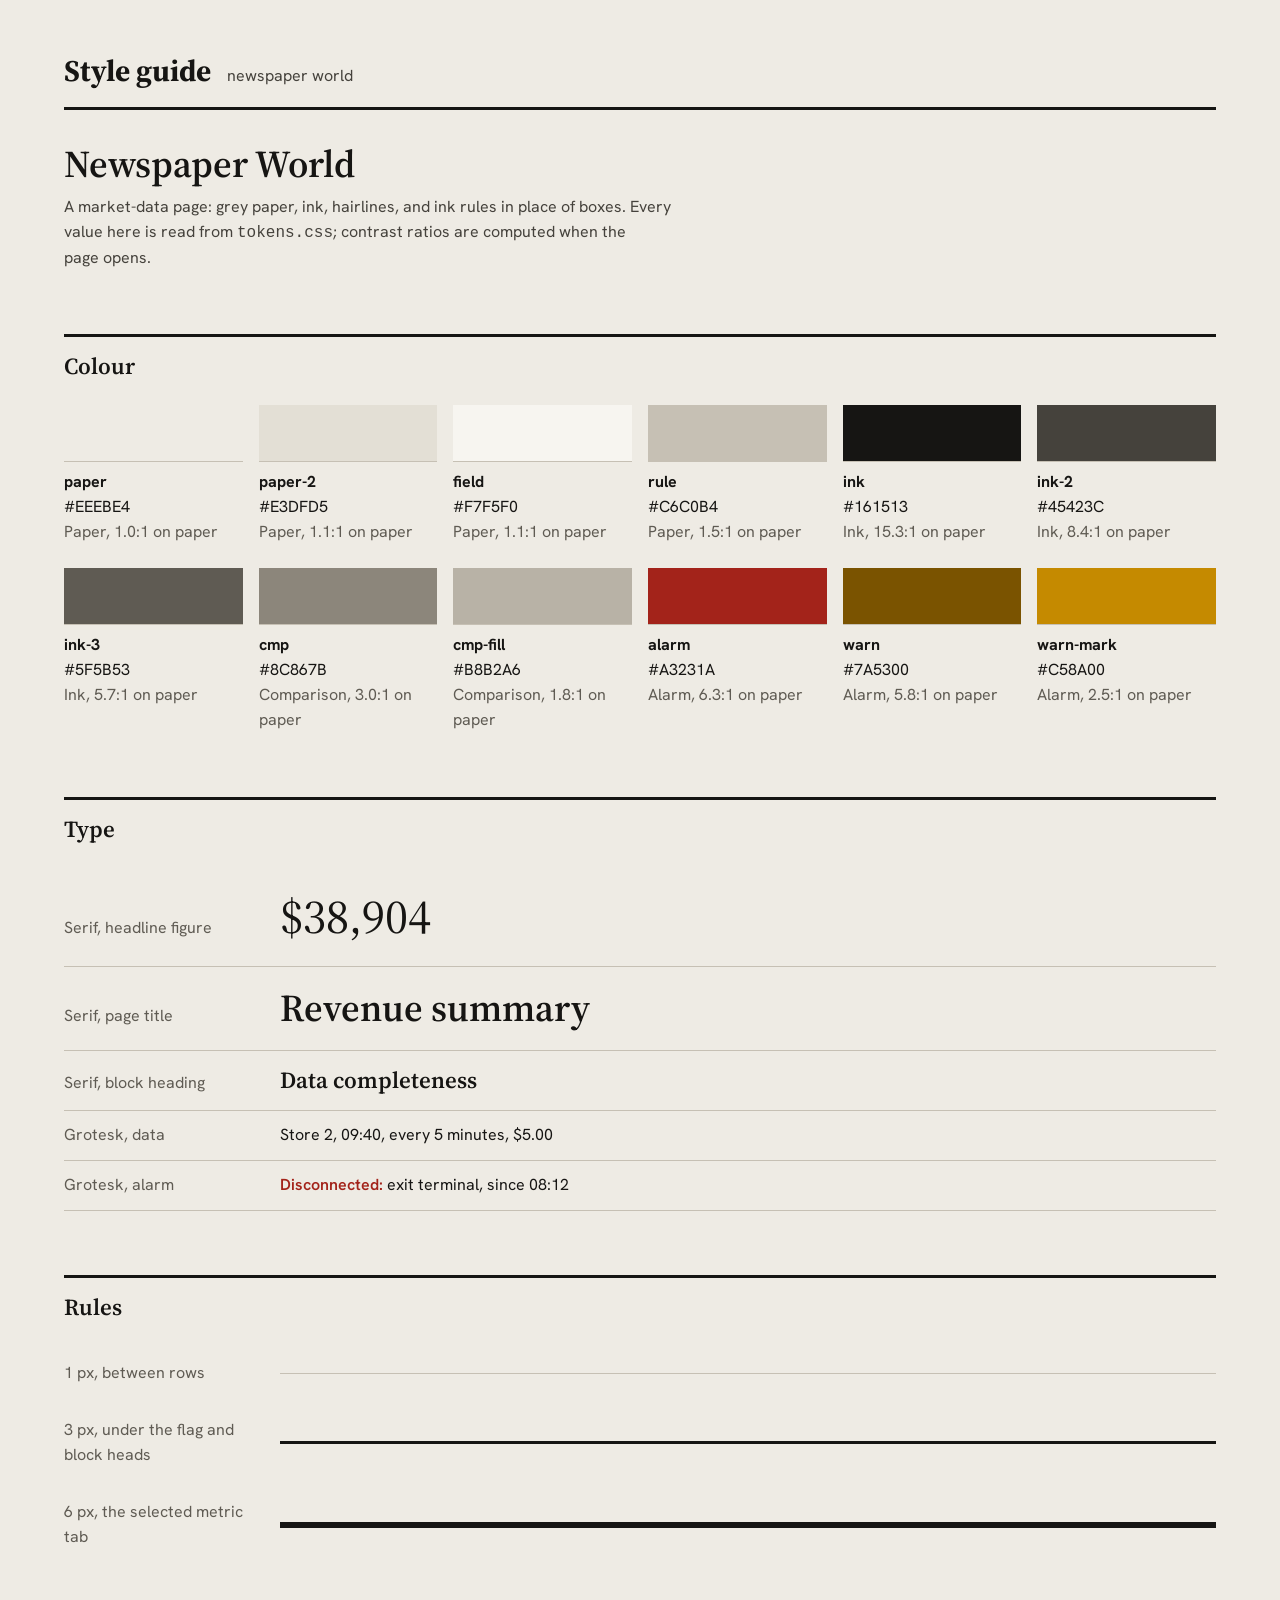
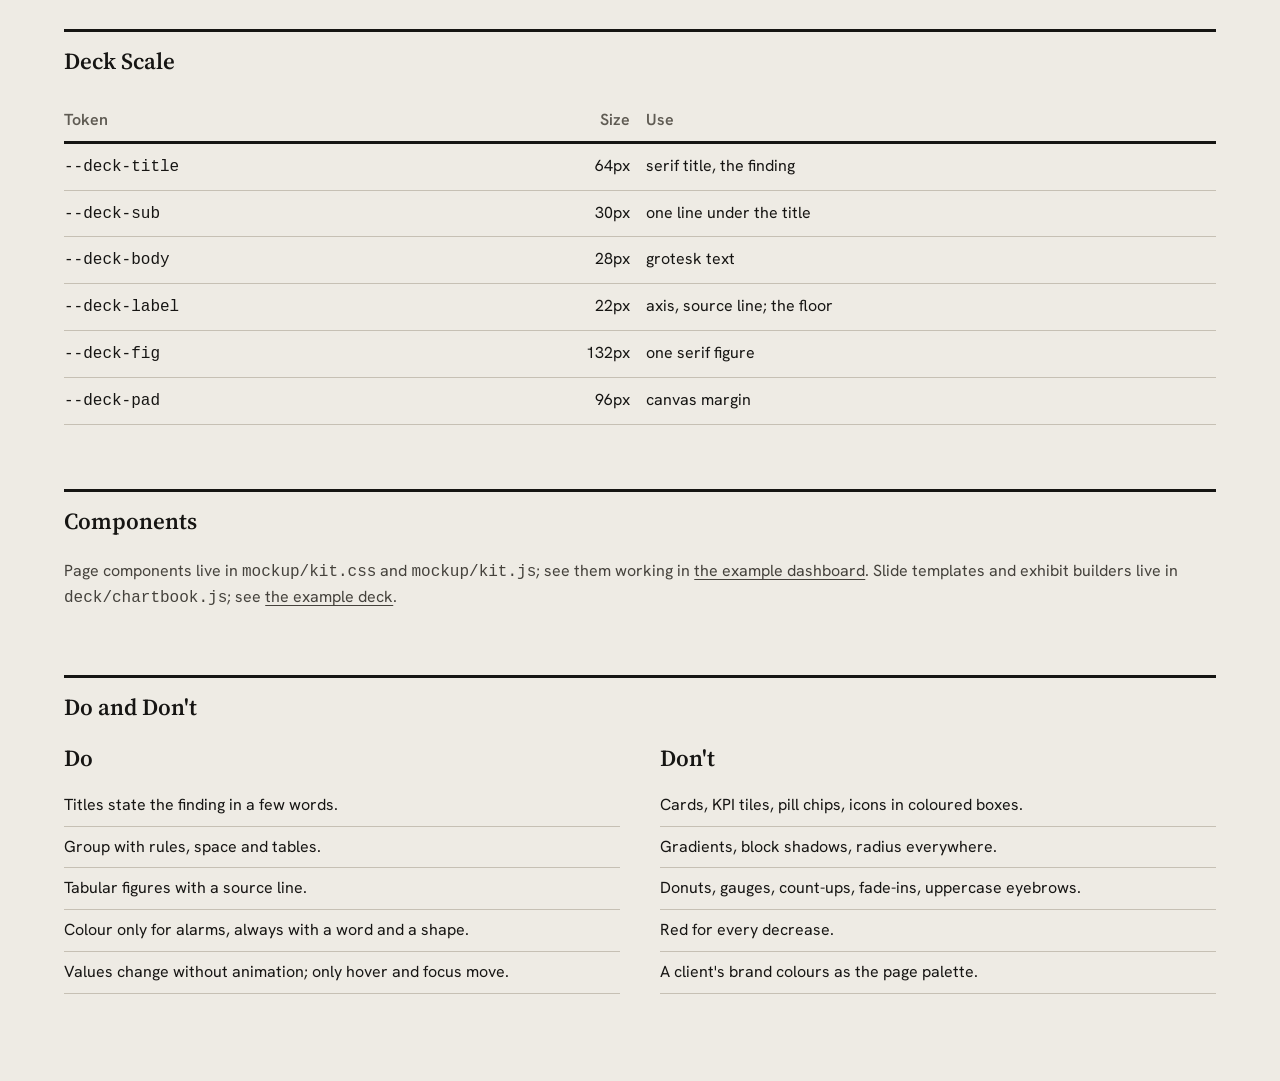
<file: templates/newspaper/kit/styleguide.html>
<!doctype html>
<html lang="en">
<head>
  <meta charset="utf-8">
  <meta name="viewport" content="width=device-width, initial-scale=1">
  <title>Style guide - newspaper world</title>
  <link rel="stylesheet" href="tokens.css">
  <link rel="stylesheet" href="base.css">
  <style>
    body { padding: var(--s-12) 0 var(--s-24); }
    .wrap { max-width: 1200px; margin: 0 auto; padding: 0 var(--s-6); }
    .mast { display: flex; align-items: baseline; gap: var(--s-4); padding-bottom: var(--s-3); border-bottom: var(--rule-head) solid var(--ink); }
    .mast b { font-family: var(--serif); font-size: var(--fs-flag); font-weight: 700; }
    h1 { font-size: var(--fs-h1); margin-top: var(--s-8); }
    .lead { margin-top: var(--s-2); max-width: 70ch; }
    section { margin-top: var(--s-16); padding-top: var(--s-4); border-top: var(--rule-head) solid var(--ink); }
    section > h2 { font-size: var(--fs-h2); margin-bottom: var(--s-6); }
    .swatches { display: grid; grid-template-columns: repeat(auto-fill, minmax(10rem, 1fr)); gap: var(--s-6) var(--s-4); }
    .sw .c { height: 3.5rem; }
    .sw .m { padding-top: var(--s-2); border-top: var(--hair) solid var(--rule); }
    .sw .m b { display: block; }
    .specimen > div { display: grid; grid-template-columns: 12rem 1fr; align-items: baseline; gap: var(--s-6); padding: var(--s-3) 0; border-bottom: var(--hair) solid var(--rule); }
    .rules > div { display: grid; grid-template-columns: 12rem 1fr; align-items: center; gap: var(--s-6); padding: var(--s-4) 0; }
    .rules i { display: block; background: var(--ink); }
    .two { display: grid; grid-template-columns: 1fr 1fr; gap: var(--s-10); }
    .two h3 { font-size: var(--fs-h2); margin-bottom: var(--s-3); }
    .two li { padding: var(--s-2) 0; border-bottom: var(--hair) solid var(--rule); }
    @media (max-width: 720px) { .two, .specimen > div, .rules > div { grid-template-columns: 1fr; } }
  </style>
</head>
<body>
  <div class="wrap">
    <div class="mast"><b>Style guide</b><span class="muted">newspaper world</span></div>
    <h1>Newspaper World</h1>
    <p class="muted lead">A market-data page: grey paper, ink, hairlines, and ink rules in place of boxes. Every value here is read from <code>tokens.css</code>; contrast ratios are computed when the page opens.</p>

    <section id="colour">
      <h2>Colour</h2>
      <div class="swatches" id="swatches"></div>
    </section>

    <section id="type">
      <h2>Type</h2>
      <div class="specimen">
        <div><span class="label">Serif, headline figure</span><span class="serif" style="font-size:var(--fs-fig)">$38,904</span></div>
        <div><span class="label">Serif, page title</span><span class="serif" style="font-size:var(--fs-h1);font-weight:600">Revenue summary</span></div>
        <div><span class="label">Serif, block heading</span><span class="serif" style="font-size:var(--fs-h2);font-weight:600">Data completeness</span></div>
        <div><span class="label">Grotesk, data</span><span>Store 2, 09:40, every 5 minutes, $5.00</span></div>
        <div><span class="label">Grotesk, alarm</span><span><span class="alarm">Disconnected:</span> exit terminal, since 08:12</span></div>
      </div>
    </section>

    <section id="rules">
      <h2>Rules</h2>
      <div class="rules">
        <div><span class="label">1 px, between rows</span><i style="height:var(--hair);background:var(--rule)"></i></div>
        <div><span class="label">3 px, under the flag and block heads</span><i style="height:var(--rule-head)"></i></div>
        <div><span class="label">6 px, the selected metric tab</span><i style="height:var(--rule-sel)"></i></div>
      </div>
    </section>

    <section id="deck">
      <h2>Deck Scale</h2>
      <table class="table">
        <thead><tr><th>Token</th><th class="r">Size</th><th>Use</th></tr></thead>
        <tbody id="deck-scale"></tbody>
      </table>
    </section>

    <section id="components">
      <h2>Components</h2>
      <p class="muted">Page components live in <code>mockup/kit.css</code> and <code>mockup/kit.js</code>; see them working in <a href="../examples/dashboard/index.html">the example dashboard</a>. Slide templates and exhibit builders live in <code>deck/chartbook.js</code>; see <a href="../examples/deck/index.html">the example deck</a>.</p>
    </section>

    <section id="rulebook">
      <h2>Do and Don't</h2>
      <div class="two">
        <div><h3>Do</h3><ul>
          <li>Titles state the finding in a few words.</li>
          <li>Group with rules, space and tables.</li>
          <li>Tabular figures with a source line.</li>
          <li>Colour only for alarms, always with a word and a shape.</li>
          <li>Values change without animation; only hover and focus move.</li>
        </ul></div>
        <div><h3>Don't</h3><ul>
          <li>Cards, KPI tiles, pill chips, icons in coloured boxes.</li>
          <li>Gradients, block shadows, radius everywhere.</li>
          <li>Donuts, gauges, count-ups, fade-ins, uppercase eyebrows.</li>
          <li>Red for every decrease.</li>
          <li>A client's brand colours as the page palette.</li>
        </ul></div>
      </div>
    </section>
  </div>

  <script>
    const css = getComputedStyle(document.documentElement);
    const v = (n) => css.getPropertyValue(n).trim();
    const lum = (hex) => [1, 3, 5].map((i) => parseInt(hex.slice(i, i + 2), 16) / 255).map((c) => (c <= 0.03928 ? c / 12.92 : ((c + 0.055) / 1.055) ** 2.4)).reduce((s, c, i) => s + c * [0.2126, 0.7152, 0.0722][i], 0);
    const ratio = (a, b) => { const [h, l] = [lum(a), lum(b)].sort((x, y) => y - x); return ((h + 0.05) / (l + 0.05)).toFixed(1); };
    const groups = [
      ['Paper', ['--paper', '--paper-2', '--field', '--rule']],
      ['Ink', ['--ink', '--ink-2', '--ink-3']],
      ['Comparison', ['--cmp', '--cmp-fill']],
      ['Alarm', ['--alarm', '--warn', '--warn-mark']]
    ];
    const paper = v('--paper');
    const host = document.getElementById('swatches');
    for (const [name, toks] of groups) {
      for (const t of toks) {
        const hex = v(t);
        host.insertAdjacentHTML('beforeend', `<div class="sw"><div class="c" style="background:var(${t})"></div><div class="m"><b>${t.slice(2)}</b>${hex.toUpperCase()}<br><span class="label">${name}, ${ratio(hex, paper)}:1 on paper</span></div></div>`);
      }
    }
    const scale = [['--deck-title', 'serif title, the finding'], ['--deck-sub', 'one line under the title'], ['--deck-body', 'grotesk text'], ['--deck-label', 'axis, source line; the floor'], ['--deck-fig', 'one serif figure'], ['--deck-pad', 'canvas margin']];
    document.getElementById('deck-scale').innerHTML = scale.map(([t, use]) => `<tr><td><code>${t}</code></td><td class="r">${v(t)}</td><td>${use}</td></tr>`).join('');
  </script>
</body>
</html>
</file>
<file: templates/datasheet/kit/tokens.css>
/* tokens.css: the datasheet-world design tokens, the one place a colour hex may appear.
   World: an engineering datasheet beside the drawing it describes (Swiss International Style on an IBM Carbon 2x grid): a white
   sheet, Plex Sans Condensed for the title-block voice (page title, headline figures, title block), Plex Sans for running
   text, Plex Mono only for machine strings, ruled tables in place of boxes, one mark for "active", and status as a fill / ink / tint triplet that always travels with a word and a shape.
   Three palettes share these roles: Drafting (the default, on :root), Whiteprint and Vellum, each chosen with
   <html data-palette="..."> (../README.md, "Palettes"). A palette redefines only the sheet, ink, mark and grey roles; status, type, space and
   shape stay shared, so no component changes. Every pair was measured with the WCAG formula in every palette; the
   ratios are in ../DESIGN.md. */

/* Colour. Drafting is the default palette: plotter ink on white bond, the look of a printed datasheet. The attribute
   selectors let any element carry a palette, which is how the styleguide sets the three side by side. */
:root,
[data-palette="drafting"] {
  /* ---------- Colour: the sheet and its ink (contrast on --sheet) ---------- */
  --sheet:      #FFFFFF;  /* the ground of every page and slide */
  --sheet-2:    #F2F4F6;  /* the one recessed field: the canvas around the drawing, a hovered row, the dock tab strip */
  --ink:        #13171D;  /* text, figures, the drawing's frame and line work (18.0:1) */
  --ink-2:      #3A4350;  /* secondary text (10.0:1) */
  --ink-3:      #56606D;  /* units, axis ticks, source lines; the quietest text (6.4:1) */
  --rule:       #D3D8DE;  /* hairline between table rows; never a control boundary */
  --edge:       #7D8794;  /* every visible edge of a control (3.6:1, WCAG 1.4.11) */
  --grid:       #C9CFD6;  /* the drawing's grid on the sheet (a visibility floor of 1.3:1, not a WCAG pair) */
  --grid-dash:  none;     /* the grid's line: plotted solid on drafting film */

  /* ---------- Colour: the one active mark (selection, focus, primary action, the measured series) ---------- */
  --mark:       #1C4597;  /* ink blue (9.0:1): selected tab, focus ring, primary button, the series being read */
  --mark-2:     #6181BE;  /* the mark's lighter step: critical bars on the drawing, a second-rank bar (3.9:1, never text) */
  --tint:       #E9EEF8;  /* the ground of a selected row, in a table or on the drawing; text on it stays ink */

  /* ---------- Colour: comparison, the range track and the tolerance band (grey, never a hue) ---------- */
  --cmp:        #878F9A;  /* comparison line, reference tick (3.3:1 as a mark) */
  --cmp-fill:   #C2C8CF;  /* comparison bars */
  --track:      #E8EBEE;  /* the axis of a range */
  --band:       #BCC3CB;  /* an estimate plus or minus its tolerance, on a range */

  /* ---------- Colour: status triplets. fill = a mark or rule; ink = the word; tint = a row or region ground ---------- */
  --pass:         #2F8A5B;  /* fill only (4.3:1) */
  --pass-ink:     #1C6641;  /* the word "pass" (6.9:1) */
  --pass-tint:    #E6F2EB;
  --caution:      #DCA312;  /* fill only (2.2:1): always ringed or worded */
  --caution-ink:  #755000;  /* the word "caution" (7.2:1) */
  --caution-tint: #FBF1D6;
  --fault:        #B42A20;  /* fill, rule and the danger button's ground (6.4:1) */
  --fault-ink:    #A3251C;  /* the word "fault" (7.4:1) */
  --fault-tint:   #FAE8E6;

  /* ---------- Elevation: only what floats (popover, readout) ---------- */
  --lift: 0 0 0 1px rgba(19, 23, 29, 0.10), 0 4px 16px rgba(19, 23, 29, 0.14);

}

/* ---------- Palettes: the same roles drawn from a different drawing office ---------- */

/* Whiteprint: a diazo print, the copy handed to the people who work from a drawing. The sheet keeps the faint lilac cast of the coated
   paper, the line work itself is blue-violet (no black anywhere), hairlines and grid are the same dye thinned, and
   the grid reproduces as a broken line. The mark is the dye at full strength: redder and brighter than the line work. */
[data-palette="whiteprint"] {
  --sheet:      #F1EFF8;
  --sheet-2:    #E3E0F0;
  --ink:        #1E1950;  /* blue-violet line work: text, figures, outlines */
  --ink-2:      #3A3479;
  --ink-3:      #4F4A8A;
  --rule:       #C8C3E3;
  --edge:       #6E68A8;
  --grid:       #ADA6D6;
  --grid-dash:  5 3;      /* the grid reproduced as a broken line */
  --mark:       #6A1FA8;  /* full-strength diazo violet: selected tab, focus ring, primary button */
  --mark-2:     #9064C9;
  --tint:       #E5D9F4;
  --cmp:        #847EAE;
  --cmp-fill:   #C1BCDD;
  --track:      #E0DDEE;
  --band:       #B3ADD5;
  --lift: 0 0 0 1px rgba(36, 31, 92, 0.12), 0 4px 16px rgba(36, 31, 92, 0.16);
}

/* Vellum: graphite on warm tracing vellum laid over a dot-grid underlay. The sheet is cream and slightly translucent,
   so the recessed field is the backing board showing through; the ink is soft graphite, the grid a dotted pencil
   underlay, and the one mark is Prussian blue, the pigment of the cyanotype blueprint traced from it. */
[data-palette="vellum"] {
  --sheet:      #F5F1E4;
  --sheet-2:    #E9E2CD;
  --ink:        #2A2722;  /* soft graphite */
  --ink-2:      #47433B;
  --ink-3:      #5A554A;
  --rule:       #D5CCB3;
  --edge:       #7F7764;
  --grid:       #A89C7C;
  --grid-dash:  1 4;      /* a dotted pencil underlay seen through the sheet */
  --mark:       #1A5570;  /* Prussian blue: selected tab, focus ring, primary button */
  --mark-2:     #4E8299;
  --tint:       #DCE5E3;
  --cmp:        #877F6D;
  --cmp-fill:   #C8BEA4;
  --track:      #E4DCC6;
  --band:       #BDB08E;
  --lift: 0 0 0 1px rgba(42, 39, 34, 0.12), 0 4px 16px rgba(42, 39, 34, 0.16);
}

:root {
  /* ---------- Type ---------- */
  --sans: 'IBM Plex Sans', 'Helvetica Neue', Arial, sans-serif;     /* running text, labels, table figures */
  --cond: 'IBM Plex Sans Condensed', 'Arial Narrow', sans-serif;     /* the drawing's title-block voice: page title, headline figures, title block */
  --mono: 'IBM Plex Mono', ui-monospace, Menlo, Consolas, monospace;  /* identifiers, axis values, dimensions, source marks */

  /* Screen scale, a 1.25 ladder above the body (1rem = 16 px; 17 px from 2200 px on html.sheet).
     --fs-meta is the floor: no text on a screen is smaller than 14 px. */
  --fs-meta: 0.875rem;    /* 14: units, axis ticks, source lines, the sample-data stamp */
  --fs-body: 1rem;        /* 16: values, labels, controls, table cells */
  --fs-h2: 1.25rem;       /* 20: block heading */
  --fs-h1: 1.5625rem;     /* 25: page title */
  --fs-fig: 2rem;         /* 32: the figure a block publishes */
  --fs-fig-lg: 2.5rem;    /* 40: the one headline figure of a view */
  --lh-fig: 1.05; --lh-head: 1.2; --lh-row: 1.4; --lh-body: 1.5;
  --w-reg: 400; --w-med: 500; --w-bold: 600;

  /* Deck scale, px on the fixed 1920 x 1080 canvas */
  --deck-cover: 96px;     /* the cover's conclusion */
  --deck-title: 60px;     /* the conclusion, one sentence */
  --deck-sub: 30px;       /* one line under the title */
  --deck-body: 28px;      /* table cells, asks */
  --deck-label: 22px;     /* axis, source line, title block; the floor on a slide */
  --deck-fig: 132px;      /* the one big figure */
  --deck-pad: 96px;       /* canvas margin */

  /* ---------- Space: the Carbon 2x grid, 8 px unit (4 px half step); no 20 px rung ---------- */
  --s-1: 0.25rem; --s-2: 0.5rem; --s-3: 0.75rem; --s-4: 1rem; --s-6: 1.5rem;
  --s-8: 2rem; --s-10: 2.5rem; --s-12: 3rem; --s-16: 4rem;
  --gap-in: 0.75rem;      /* inside a group: a heading and its line, a label and its control */
  --gap-group: 1.5rem;    /* between groups inside a block */
  --gap-block: 2.5rem;    /* between blocks */
  --row: 2.5rem;          /* a table row, Carbon md (40 px) */
  --ctl-h: 2.5rem;        /* every control in a family: button, input, select, segment */
  --tab-h: 3rem;          /* a dock tab */
  --dock-w: clamp(22.5rem, 32vw, 36rem);  /* the right dock: a third of the page, 360 to 576 px */
  --measure: 68ch;        /* text blocks only, never a container */

  /* ---------- Shape: rules, never boxes ---------- */
  --hair: 1px;            /* between rows */
  --rule-strong: 2px;     /* under a table head, over a block */
  --rule-sel: 3px;        /* the active mark: the selected tab's underline */
  --r-ctl: 2px;           /* controls only; everything else is square */

  /* ---------- Motion: values snap; only hover and focus cues move (Carbon productive curve) ---------- */
  --ease: cubic-bezier(0.2, 0, 0.38, 0.9);
  --d-fast: 110ms;
  --d-base: 240ms;
}

/* a touch screen gets the 48 px target on every control */
@media (pointer: coarse) {
  :root { --ctl-h: 3rem; --row: 3rem; }
}

@media (prefers-reduced-motion: reduce) {
  :root { --d-fast: 0ms; --d-base: 0ms; }
}
</file>
<file: templates/datasheet/kit/base.css>
/* base.css: reset, type and the control family of the datasheet world. Import after tokens.css.
   Pages add mockup/kit.css for the drawing, the dock, tables and charts; decks use deck/sheet.css.
   Every control here is one family: the same height (--ctl-h), border (--edge), radius (--r-ctl), type, focus ring and
   state set. A state is reachable two ways, the real one (:hover, :focus-visible, :checked, aria-*) and an .is-* hook
   the style guide uses to show that state at rest. */

@import url('https://fonts.googleapis.com/css2?family=IBM+Plex+Mono:wght@400;500&family=IBM+Plex+Sans+Condensed:wght@400;500;600&family=IBM+Plex+Sans:wght@400;500;600&display=swap');

/* ---------- Reset ---------- */
*, *::before, *::after { box-sizing: border-box; margin: 0; padding: 0; }
html { -webkit-text-size-adjust: 100%; text-size-adjust: 100%; }
body {
  font-family: var(--sans);
  font-size: var(--fs-body);
  line-height: var(--lh-body);
  color: var(--ink);
  background: var(--sheet);
  -webkit-font-smoothing: antialiased;
  font-variant-numeric: tabular-nums lining-nums;
}
img, video { display: block; max-width: 100%; }
svg { display: block; }
button, input, select, textarea { font: inherit; color: inherit; }
button { cursor: pointer; background: none; border: 0; text-align: inherit; }
a { color: var(--mark); text-decoration-thickness: var(--hair); text-underline-offset: 0.2em; }
a:hover { text-decoration-thickness: 2px; }
table { border-collapse: collapse; width: 100%; }
h1, h2, h3 { font-weight: var(--w-bold); line-height: var(--lh-head); text-wrap: balance; }
h1 { font-family: var(--cond); font-size: var(--fs-h1); }
h2 { font-size: var(--fs-h2); }
h3 { font-size: var(--fs-body); }
p { text-wrap: pretty; }
ul, ol { list-style: none; }
code, kbd, .mono { font-family: var(--mono); font-size: 0.9375em; }

/* ---------- Browser surfaces ---------- */
::selection { background: var(--tint); color: var(--ink); }
:focus-visible { outline: 2px solid var(--mark); outline-offset: 2px; }
* { scrollbar-width: thin; scrollbar-color: var(--edge) transparent; }
input { caret-color: var(--mark); }

/* ---------- Type roles (one style per role; DESIGN.md "Typography") ---------- */
.meta { font-size: var(--fs-meta); color: var(--ink-3); }
.muted { color: var(--ink-2); }
.unit { font-size: var(--fs-meta); color: var(--ink-3); font-weight: var(--w-reg); }
.fig { font-family: var(--cond); font-size: var(--fs-fig); font-weight: var(--w-bold); line-height: var(--lh-fig); letter-spacing: -0.01em; }
.fig-lg { font-family: var(--cond); font-size: var(--fs-fig-lg); font-weight: var(--w-bold); line-height: var(--lh-fig); letter-spacing: -0.015em; }
.prose { max-width: var(--measure); }

/* ---------- The control family ---------- */
.btn, .input, .select, .seg > * {
  min-height: var(--ctl-h);
  border: var(--hair) solid var(--edge);
  border-radius: var(--r-ctl);
  font-size: var(--fs-body);
  line-height: 1.25;
  transition: background-color var(--d-fast) var(--ease), border-color var(--d-fast) var(--ease), color var(--d-fast) var(--ease);
}

/* Buttons: secondary (default), primary (one per view), ghost (a quiet action in a row), danger (the one destructive commit) */
.btn { display: inline-flex; align-items: center; justify-content: center; gap: var(--s-2); padding: 0 var(--s-4); background: var(--sheet); color: var(--ink); font-weight: var(--w-med); white-space: nowrap; }
.btn:hover, .btn.is-hover { background: var(--sheet-2); border-color: var(--ink-3); }
.btn:focus-visible, .btn.is-focus { outline: 2px solid var(--mark); outline-offset: 2px; }
.btn[aria-pressed="true"], .btn.is-on { background: var(--tint); border-color: var(--mark); color: var(--mark); }
.btn.primary { background: var(--mark); border-color: var(--mark); color: var(--sheet); }
.btn.primary:hover, .btn.primary.is-hover { background: var(--ink); border-color: var(--ink); }
.btn.ghost { border-color: transparent; background: transparent; color: var(--ink-2); }
.btn.ghost:hover, .btn.ghost.is-hover { background: var(--sheet-2); color: var(--ink); }
.btn.ghost[aria-pressed="true"], .btn.ghost.is-on { background: var(--tint); color: var(--mark); }
.btn.danger { background: var(--fault); border-color: var(--fault); color: var(--sheet); }
.btn.danger:hover, .btn.danger.is-hover { background: var(--ink); border-color: var(--ink); }
/* disabled keeps a measured ink (never opacity): the label stays readable and says why beside it */
.btn:disabled, .btn[aria-disabled="true"], .btn.is-disabled { background: var(--sheet-2); border-color: var(--rule); color: var(--ink-3); cursor: not-allowed; }

/* Text and number inputs; .input-unit puts the unit inside the field, after the value */
.input { width: 100%; padding: 0 var(--s-3); background: var(--sheet); }
.input::placeholder { color: var(--ink-3); }
.input:hover, .input.is-hover { border-color: var(--ink-3); }
.input:focus-visible, .input.is-focus { outline: 2px solid var(--mark); outline-offset: -1px; border-color: var(--mark); }
.input:disabled, .input.is-disabled { background: var(--sheet-2); border-color: var(--rule); color: var(--ink-3); cursor: not-allowed; }
.input[aria-invalid="true"], .input.is-error { border-color: var(--fault); box-shadow: inset 0 0 0 1px var(--fault); }
.input.is-on { border-color: var(--mark); background: var(--tint); }
.input-unit { position: relative; display: flex; align-items: center; }
.input-unit .input { padding-right: 2.75rem; text-align: right; font-variant-numeric: tabular-nums; }
.input-unit .unit { position: absolute; right: var(--s-3); pointer-events: none; }

/* Select: the chevron is drawn from borders in currentColor, so it carries no colour value of its own */
.select-wrap { position: relative; display: block; }
.select { width: 100%; appearance: none; -webkit-appearance: none; padding: 0 var(--s-10) 0 var(--s-3); background: var(--sheet); cursor: pointer; }
.select-wrap::after { content: ''; position: absolute; right: var(--s-4); top: 50%; width: 0.5rem; height: 0.5rem; margin-top: -0.375rem; border-right: 2px solid currentColor; border-bottom: 2px solid currentColor; transform: rotate(45deg); pointer-events: none; color: var(--ink-2); }
.select:hover, .select.is-hover { border-color: var(--ink-3); }
.select:focus-visible, .select.is-focus { outline: 2px solid var(--mark); outline-offset: -1px; border-color: var(--mark); }
.select:disabled, .select.is-disabled { background: var(--sheet-2); border-color: var(--rule); color: var(--ink-3); cursor: not-allowed; }
.select[aria-invalid="true"], .select.is-error { border-color: var(--fault); box-shadow: inset 0 0 0 1px var(--fault); }
.select.is-on { border-color: var(--mark); background: var(--tint); }

/* Segmented control: two to four exclusive views (Chart / Table). Members share one border; the pressed one carries the mark */
.seg { display: inline-flex; }
.seg > * { display: inline-flex; align-items: center; padding: 0 var(--s-4); background: var(--sheet); color: var(--ink-2); font-weight: var(--w-med); }
.seg > * + button { margin-left: -1px; }
.seg > *:first-child { border-radius: var(--r-ctl) 0 0 var(--r-ctl); }
.seg > *:last-child { border-radius: 0 var(--r-ctl) var(--r-ctl) 0; }
.seg > *:hover, .seg > *.is-hover { background: var(--sheet-2); color: var(--ink); }
.seg > *:focus-visible, .seg > *.is-focus { position: relative; z-index: 2; outline: 2px solid var(--mark); outline-offset: 2px; }
.seg > *[aria-pressed="true"], .seg > *.is-on { position: relative; z-index: 1; background: var(--tint); border-color: var(--mark); color: var(--mark); }
.seg > *:disabled, .seg > *.is-disabled { background: var(--sheet-2); color: var(--ink-3); cursor: not-allowed; }

/* Checkbox: a 20 px box inside a 40 px row; the label is the hit area */
.check { position: relative; display: inline-flex; align-items: center; gap: var(--s-2); min-height: var(--ctl-h); cursor: pointer; color: var(--ink); }
/* the real input covers the whole label, transparent, so a click anywhere on the row toggles it */
.check input { position: absolute; inset: 0; width: 100%; height: 100%; opacity: 0; cursor: inherit; }
.check .box { position: relative; flex: none; width: 1.25rem; height: 1.25rem; border: var(--hair) solid var(--edge); border-radius: var(--r-ctl); background: var(--sheet); transition: background-color var(--d-fast) var(--ease), border-color var(--d-fast) var(--ease); }
.check:hover .box, .check.is-hover .box { border-color: var(--ink-3); background: var(--sheet-2); }
.check input:focus-visible + .box, .check.is-focus .box { outline: 2px solid var(--mark); outline-offset: 2px; }
.check input:checked + .box, .check.is-on .box { background: var(--mark); border-color: var(--mark); }
.check input:checked + .box::after, .check.is-on .box::after { content: ''; position: absolute; left: 0.375rem; top: 0.125rem; width: 0.375rem; height: 0.6875rem; border-right: 2px solid var(--sheet); border-bottom: 2px solid var(--sheet); transform: rotate(45deg); }
.check:has(input:disabled), .check.is-disabled { color: var(--ink-3); cursor: not-allowed; }
.check input:disabled + .box, .check.is-disabled .box { background: var(--sheet-2); border-color: var(--rule); }
.check.is-error .box, .check input[aria-invalid="true"] + .box { border-color: var(--fault); box-shadow: inset 0 0 0 1px var(--fault); }

/* A field: label over control, then one hint or one error line (never both saying the same thing) */
.field { display: grid; gap: var(--s-2); }
.field > label, .field > .label { font-weight: var(--w-med); }
.field .hint { font-size: var(--fs-meta); color: var(--ink-3); }
.field .error { font-size: var(--fs-meta); color: var(--fault-ink); font-weight: var(--w-bold); }

.sr-only { position: absolute; width: 1px; height: 1px; padding: 0; margin: -1px; overflow: hidden; clip: rect(0, 0, 0, 0); white-space: nowrap; border: 0; }
</file>
<file: templates/datasheet/kit/mockup/kit.css>
/* kit.css: page components of the datasheet world (../../DESIGN.md). Load after ../tokens.css and ../base.css.
   The page is a drawing beside a datasheet: a full-height canvas on the left, a tabbed dock on the right, ruled
   tables in place of boxes. Behaviour lives in kit.js (window.SHEET). No colour value appears here: every colour is
   a token. Sizes follow the Carbon 2x grid; the smallest text is --fs-meta (14 px). */

/* ---------- Page shell: a bar over the work area, the whole viewport, nothing scrolls but the dock pane ---------- */
html.sheet, html.sheet body { height: 100%; }
@media (min-width: 2200px) { html.sheet { font-size: 17px; } }
.app { display: grid; grid-template-rows: auto minmax(0, 1fr); height: 100dvh; min-height: 0; }

/* The bar: brand, the page row, the sample-data stamp. A 2 px ink rule under it is the sheet's title rule */
.bar { display: flex; align-items: center; gap: var(--s-8); min-height: 3.5rem; padding: 0 var(--s-6); border-bottom: var(--rule-strong) solid var(--ink); }
.brand { display: flex; align-items: baseline; gap: var(--s-3); color: var(--ink); text-decoration: none; white-space: nowrap; }
.brand b { font-weight: var(--w-bold); font-size: var(--fs-body); }
.brand span { color: var(--ink-3); font-size: var(--fs-meta); }
.modes { display: flex; align-self: stretch; gap: var(--s-1); }
.modes a { display: inline-flex; align-items: center; padding: 0 var(--s-3); color: var(--ink-2); text-decoration: none; font-weight: var(--w-med); border-bottom: var(--rule-sel) solid transparent; margin-bottom: calc(-1 * var(--rule-strong)); }
.modes a:hover { color: var(--ink); border-bottom-color: var(--edge); }
.modes a[aria-current] { color: var(--mark); border-bottom-color: var(--mark); }
.bar-meta { margin-left: auto; display: flex; align-items: center; gap: var(--s-4); font-size: var(--fs-meta); color: var(--ink-3); white-space: nowrap; }
/* the stamp every simulated screen carries: an ink frame around two words, the one boxed label on a page */
.sim { display: inline-flex; align-items: center; min-height: 1.5rem; padding: 0 var(--s-2); border: var(--hair) solid var(--ink); color: var(--ink); font-weight: var(--w-bold); }

/* ---------- Work area: canvas | dock ---------- */
.work { display: grid; grid-template-columns: minmax(0, 1fr) var(--dock-w); min-height: 0; }
.canvas { display: grid; grid-template-rows: auto minmax(0, 1fr) auto; grid-template-areas: "head" "drawing" "foot"; min-width: 0; min-height: 0; background: var(--sheet-2); }
.canvas-head { grid-area: head; display: flex; align-items: flex-end; justify-content: space-between; gap: var(--s-6); flex-wrap: wrap; padding: var(--s-4) var(--s-6) var(--s-3); background: var(--sheet); border-bottom: var(--hair) solid var(--rule); }
.canvas-head h1 { font-size: var(--fs-h1); }
.canvas-head .meta { margin-top: var(--s-1); }
.layers { display: flex; align-items: center; gap: var(--s-1) var(--s-6); flex-wrap: wrap; border: 0; }
.layers legend { float: left; margin-right: var(--s-2); font-size: var(--fs-meta); color: var(--ink-3); }
.drawing { grid-area: drawing; position: relative; min-height: 0; overflow: hidden; }
.drawing > svg { position: absolute; inset: 0; touch-action: pan-y; }
/* The canvas foot is the drawing's title block: captioned fields under a strong rule, the same device as a slide's foot.
   Each field carries one fact about the drawing (its key, the pointer's position, the grid, the revision). */
.canvas-foot { grid-area: foot; display: grid; grid-template-columns: minmax(0, 1fr) repeat(4, auto); background: var(--sheet); border-top: var(--rule-strong) solid var(--ink); }
.tb-cell { display: flex; flex-direction: column; justify-content: center; gap: var(--s-1); min-width: 0; padding: var(--s-2) var(--s-4); border-left: var(--hair) solid var(--rule); }
.tb-cell:first-child { border-left: 0; padding-left: var(--s-6); }
.tb-cap { font-family: var(--cond); font-size: var(--fs-meta); color: var(--ink-3); line-height: var(--lh-head); }
.tb-val { font-family: var(--mono); font-size: var(--fs-meta); color: var(--ink); white-space: nowrap; }
.coords { min-width: 10rem; }
/* where the verdict goes on a narrow screen, above the drawing (the page moves it there); a wide sheet keeps it in the dock */
.canvas-sum { display: none; grid-area: sum; }
/* a caption number (Fig. 2, Table 1): the handle a note, a check or the source register cites */
.no { font-family: var(--mono); font-size: var(--fs-meta); font-weight: var(--w-reg); color: var(--ink-3); margin-right: var(--s-2); white-space: nowrap; }

/* ---------- The drawing (SVG classes written by SHEET.timeline) ---------- */
svg.sheet-svg.d-svg text { font-family: var(--sans); fill: var(--ink); }
.d-ground { fill: var(--sheet); }
.d-frame { fill: none; stroke: var(--ink); stroke-width: 1.5; pointer-events: none; }
.d-grid { stroke: var(--grid); stroke-width: 1; stroke-dasharray: var(--grid-dash); }
.d-tick { stroke: var(--ink); stroke-width: 1; }
.d-sep { stroke: var(--ink-3); stroke-width: 1; }
.d-band { stroke: none; pointer-events: none; }
.d-hatch-line { stroke: var(--cmp-fill); stroke-width: 1.25; }
.d-selrow { fill: var(--tint); }
.d-hit { fill: transparent; cursor: pointer; }
.d-row-g { outline: none; }
.d-row-g:hover .d-bar:not(.is-sel) { stroke: var(--ink); }
.d-bar { fill: var(--sheet); stroke: var(--ink-2); stroke-width: 1.5; pointer-events: none; }
.d-bar.is-crit { fill: var(--mark-2); stroke: var(--mark-2); }
.d-bar.is-sel { fill: var(--mark); stroke: var(--mark); }
.d-bar.is-hover { stroke: var(--ink); }
.d-float { stroke: var(--ink-3); stroke-width: 1; fill: none; pointer-events: none; }
.d-link { stroke: var(--ink-3); stroke-width: 1; fill: none; pointer-events: none; }
.d-link.is-strong { stroke: var(--ink); stroke-width: 1.5; }
.d-arrow { fill: var(--ink-3); pointer-events: none; }
.d-arrow.is-strong { fill: var(--ink); }
.d-mark { stroke-width: 2; pointer-events: none; }
.d-mark.is-target { stroke: var(--cmp); stroke-dasharray: 6 4; }
.d-mark.is-forecast { stroke: var(--ink); }
.d-ext { stroke: var(--ink-3); stroke-width: 1; stroke-dasharray: 2 3; fill: none; pointer-events: none; }
.d-dim { stroke: var(--ink-3); stroke-width: 1; fill: none; pointer-events: none; }
svg.d-svg text.d-dimt { font-family: var(--mono); fill: var(--ink-2); pointer-events: none; }
svg.d-svg .d-dimgap { fill: var(--sheet-2); stroke: none; }
svg.d-svg text.d-lab { pointer-events: none; }
svg.d-svg text.d-lab.is-sel { fill: var(--mark); font-weight: var(--w-bold); }
svg.d-svg text.d-axis { fill: var(--ink-3); }
svg.d-svg text.d-note { fill: var(--ink-2); paint-order: stroke; stroke: var(--sheet); stroke-width: 4px; stroke-linejoin: round; pointer-events: none; }
svg.d-svg text.d-note.is-strong { fill: var(--ink); font-weight: var(--w-bold); }
svg.d-svg .d-mono { font-family: var(--mono); }
.d-row-g:focus-visible .d-focus { visibility: visible; }
.d-focus { fill: none; stroke: var(--mark); stroke-width: 2; visibility: hidden; pointer-events: none; }

/* ---------- Key: a drawn sample of every mark the canvas or chart uses ---------- */
.key { display: flex; flex-wrap: wrap; align-items: center; gap: var(--s-1) var(--s-6); font-size: var(--fs-meta); color: var(--ink-2); }
.key li, .key span { display: inline-flex; align-items: center; gap: var(--s-2); white-space: nowrap; }
.key i { flex: none; display: inline-block; width: 1rem; height: 0.75rem; }
.key .k-bar { background: var(--sheet); border: 1.5px solid var(--ink-2); }
.key .k-crit { background: var(--mark-2); }
.key .k-sel { background: var(--mark); }
.key .k-float { height: 0.625rem; border-right: 1px solid var(--ink-3); background: linear-gradient(var(--ink-3), var(--ink-3)) center / 100% 1px no-repeat; }
.key .k-link { height: 0.625rem; border-left: 1.5px solid var(--ink); border-bottom: 1.5px solid var(--ink); }
.key .k-band { border-left: 2px solid var(--ink); background: repeating-linear-gradient(45deg, var(--cmp-fill) 0 1.25px, transparent 1.25px 4px); }
.key .k-target { width: 0; border-left: 2px dashed var(--cmp); }
.key .k-col { width: 0.75rem; height: 1rem; background: var(--mark); }
.key .k-line { width: 1.5rem; height: 0; border-top: 2px dashed var(--cmp); }

/* ---------- Dock: tabs over one scrolling pane; panes are built once and toggled with [hidden] ---------- */
.dock { display: grid; grid-template-rows: auto minmax(0, 1fr); min-height: 0; min-width: 0; border-left: var(--hair) solid var(--rule); background: var(--sheet); }
.tabs { display: flex; overflow-x: auto; background: var(--sheet-2); border-bottom: var(--hair) solid var(--rule); }
/* the vertical padding, not only the centring, keeps a label off the bar's rules once it wraps or a shorter height applies */
.tab { flex: 1 0 auto; display: inline-flex; align-items: center; justify-content: center; gap: var(--s-2); min-height: var(--tab-h); padding: var(--s-2) var(--s-4); color: var(--ink-2); font-weight: var(--w-med); white-space: nowrap; border-bottom: var(--rule-sel) solid transparent; margin-bottom: -1px; transition: color var(--d-fast) var(--ease), border-color var(--d-fast) var(--ease); }
.tab:hover, .tab.is-hover { color: var(--ink); border-bottom-color: var(--edge); }
.tab:focus-visible, .tab.is-focus { outline: 2px solid var(--mark); outline-offset: -2px; }
.tab[aria-selected="true"], .tab.is-on { color: var(--mark); background: var(--sheet); border-bottom-color: var(--mark); }
.tab:disabled, .tab[aria-disabled="true"], .tab.is-disabled { color: var(--ink-3); cursor: not-allowed; border-bottom-color: transparent; }
.tab .flag { display: inline-flex; }
.tab .flag[hidden] { display: none; }
.tab.is-error { color: var(--fault-ink); }
.pane { overflow-y: auto; min-height: 0; padding: var(--s-6) var(--s-6) var(--s-12); }
.pane[hidden] { display: none; }
.pane > * + * { margin-top: var(--gap-block); }
.empty { color: var(--ink-2); max-width: var(--measure); }

/* A block inside a pane: a heading over its content, the heading line optionally carrying a key or a switch */
.block-head { display: flex; align-items: flex-end; justify-content: space-between; gap: var(--s-3) var(--s-4); flex-wrap: wrap; }
.block-head h2 + .meta, .block-head .sub { margin-top: var(--s-1); }
.block-head + * { margin-top: var(--gap-in); }
/* a few buttons beside a block's heading, introduced by a quiet label */
.actions { display: flex; align-items: center; gap: var(--s-2); }
.src { font-size: var(--fs-meta); color: var(--ink-3); margin-top: var(--gap-in); max-width: var(--measure); }

/* Verdict: the status line at heading size, then the one figure of the view */
.verdict .status { font-size: var(--fs-h2); line-height: var(--lh-head); text-wrap: balance; }
.headline { margin-top: var(--gap-group); }
.headline .label { color: var(--ink-2); }
.figline { display: flex; align-items: baseline; flex-wrap: wrap; gap: var(--s-1) var(--s-2); margin-top: var(--s-1); }
.figline .tol { font-family: var(--cond); font-size: var(--fs-h2); font-weight: var(--w-med); color: var(--ink-2); white-space: nowrap; }

/* ---------- Status: a shape and a word, never colour alone. pass = circle, caution = ringed triangle, fault = square ---------- */
.status { display: inline-flex; align-items: baseline; gap: var(--s-2); font-weight: var(--w-bold); }
.status > i { flex: none; position: relative; display: inline-block; width: 0.75em; height: 0.75em; align-self: center; }
.status.is-pass { color: var(--pass-ink); }
.status.is-pass > i { border-radius: 50%; background: var(--pass); }
.status.is-caution { color: var(--caution-ink); }
.status.is-caution > i { width: 0.875em; clip-path: polygon(50% 0, 100% 100%, 0 100%); background: var(--caution-ink); }
.status.is-caution > i::after { content: ''; position: absolute; inset: 0.22em 0.14em 0.09em; clip-path: polygon(50% 0, 100% 100%, 0 100%); background: var(--caution); }
.status.is-fault { color: var(--fault-ink); }
.status.is-fault > i { background: var(--fault); }
.status.is-none { color: var(--ink-3); font-weight: var(--w-reg); }
.status.is-none > i { height: 0; border-top: 2px solid var(--ink-3); }

/* A list of checks, worst first: one ruled row each */
.checks li { display: grid; grid-template-columns: minmax(0, 1fr) auto; align-items: baseline; gap: var(--s-1) var(--s-4); padding: var(--s-3) 0; border-bottom: var(--hair) solid var(--rule); }
.checks li:first-child { border-top: var(--rule-strong) solid var(--ink); }
.checks .what { grid-column: 1 / -1; color: var(--ink-2); }

/* ---------- Source mark: every figure names its source. A 24 px target around a mono reference ---------- */
/* the negative margin lets the target overlap the text beside it, so a mark before a comma reads as one word */
.srcmark { display: inline-flex; align-items: center; justify-content: center; min-width: 1.5rem; min-height: 1.5rem; padding: 0 0.125rem; margin: 0 -0.125rem; font-family: var(--mono); font-size: var(--fs-meta); font-weight: var(--w-reg); line-height: 1; color: var(--ink-3); text-decoration: underline dotted var(--edge); text-underline-offset: 0.25em; border-radius: var(--r-ctl); vertical-align: baseline; }
.srcmark:hover, .srcmark.is-hover { color: var(--mark); text-decoration-color: var(--mark); text-decoration-style: solid; }
.srcmark:focus-visible, .srcmark.is-focus { outline: 2px solid var(--mark); outline-offset: 0; }
.srcmark[aria-expanded="true"], .srcmark.is-on { color: var(--mark); background: var(--tint); text-decoration: none; }
.srcmark.is-unverified { color: var(--caution-ink); text-decoration-color: var(--caution-ink); text-decoration-style: dashed; }
.unverified { font-size: var(--fs-meta); font-weight: var(--w-bold); color: var(--caution-ink); }
.nomark { color: var(--ink-3); }

/* The source card: it floats, so it is the one place a page uses elevation */
.pop { position: fixed; z-index: 40; width: min(24rem, calc(100vw - 2rem)); padding: var(--s-4) var(--s-4) var(--s-3); background: var(--sheet); box-shadow: var(--lift); }
.pop[hidden] { display: none; }
.pop-head { display: flex; align-items: baseline; gap: var(--s-2); padding-bottom: var(--s-2); border-bottom: var(--rule-strong) solid var(--ink); }
.pop-head .mono { color: var(--ink-3); font-size: var(--fs-meta); }
.pop-head b { font-weight: var(--w-bold); }
.pop dl { display: grid; grid-template-columns: 5.5rem minmax(0, 1fr); }
.pop dt, .pop dd { padding: var(--s-2) 0; border-bottom: var(--hair) solid var(--rule); }
.pop dt { color: var(--ink-3); font-size: var(--fs-meta); padding-top: calc(var(--s-2) + 0.125rem); }
.pop dd { overflow-wrap: anywhere; }
.pop dd .mono { font-size: var(--fs-meta); }
.pop-foot { display: flex; justify-content: flex-end; margin-top: var(--s-3); }

/* ---------- Tables: a 2 px ink rule under the head, hairlines between rows, units in their own column ---------- */
.tbl th { text-align: left; vertical-align: bottom; font-size: var(--fs-meta); font-weight: var(--w-reg); color: var(--ink-3); padding: 0 var(--s-3) var(--s-2) 0; border-bottom: var(--rule-strong) solid var(--ink); }
.tbl td { height: var(--row); padding: var(--s-2) var(--s-3) var(--s-2) 0; border-bottom: var(--hair) solid var(--rule); vertical-align: middle; line-height: var(--lh-row); }
.tbl :is(th, td):last-child { padding-right: 0; }
.tbl .r { text-align: right; white-space: nowrap; }
.tbl .u { font-size: var(--fs-meta); color: var(--ink-3); white-space: nowrap; }
.tbl .s { width: 1%; white-space: nowrap; }
.tbl .k { font-weight: var(--w-bold); }
.tbl tr.total td { border-top: var(--rule-strong) solid var(--ink); border-bottom: 0; font-weight: var(--w-bold); }
/* selectable rows: the row button is the target; the row shows hover, focus, selected and excluded */
.tbl.pick tbody tr { transition: background-color var(--d-fast) var(--ease); }
.tbl.pick tbody tr:hover, .tbl.pick tbody tr.is-hover { background: var(--sheet-2); }
.tbl.pick tbody tr.is-sel { background: var(--tint); }
.tbl.pick tbody tr.is-sel .rowbtn { color: var(--mark); }
.tbl.pick tbody tr.is-off td { color: var(--ink-3); }
.rowbtn { display: inline-flex; align-items: center; min-height: 1.5rem; font-weight: var(--w-bold); color: var(--ink); border-radius: var(--r-ctl); }
.rowbtn:focus-visible, .rowbtn.is-focus { outline: 2px solid var(--mark); outline-offset: 2px; }
.rowbtn:disabled { color: var(--ink-3); cursor: not-allowed; }
/* relative, so a visually hidden label inside the table stays in the scroller instead of widening the page */
.tblwrap { overflow-x: auto; position: relative; }

/* A ruled list of facts: term left, value right */
.facts { display: grid; grid-template-columns: minmax(0, 1fr) auto; }
.facts dt, .facts dd { padding: var(--s-2) 0; border-bottom: var(--hair) solid var(--rule); min-height: var(--row); display: flex; align-items: center; }
.facts dt { color: var(--ink-2); }
.facts dd { justify-content: flex-end; gap: var(--s-1); padding-left: var(--s-4); text-align: right; white-space: nowrap; }
.facts > :nth-child(-n+2) { border-top: var(--rule-strong) solid var(--ink); }

/* ---------- Charts (SVG written by SHEET.columns, SHEET.range, SHEET.ranked; mounted by SHEET.mount) ---------- */
.chart { position: relative; }
.chart:focus-visible { outline: none; }
.chart svg { max-width: 100%; height: auto; overflow: visible; }
.chart svg text, svg.sheet-svg text { font-family: var(--sans); fill: var(--ink-3); }
.c-grid { stroke: var(--rule); stroke-width: 1; }
.c-base { stroke: var(--ink); stroke-width: 1.5; }
.c-col { fill: var(--mark); }
.c-col.is-hv { fill: var(--ink); }
.c-hl { fill: var(--sheet-2); }
.c-ref { stroke: var(--cmp); stroke-width: 2; stroke-dasharray: 6 4; fill: none; }
.c-bar { fill: var(--mark); }
.c-bar.b2 { fill: var(--mark-2); }
svg text.c-strong { fill: var(--ink); font-weight: var(--w-bold); }
svg text.c-val { fill: var(--ink); }
.r-track { fill: var(--track); }
.r-band { fill: var(--band); }
.r-mark { fill: var(--ink); }
.r-tick { stroke: var(--ink-3); stroke-width: 1; }
.r-target { stroke: var(--cmp); stroke-width: 2; stroke-dasharray: 4 3; }
/* the readout: one box that follows the pointer, also opened by focus and the arrow keys */
.readout { position: absolute; z-index: 5; min-width: 11rem; max-width: 18rem; padding: var(--s-2) var(--s-3); background: var(--sheet); box-shadow: var(--lift); pointer-events: none; line-height: var(--lh-row); }
.readout[hidden] { display: none; }
.readout b { font-weight: var(--w-bold); }
.readout .where { display: block; color: var(--ink-2); }
.readout .from { display: block; font-size: var(--fs-meta); color: var(--ink-3); margin-top: var(--s-1); }
.chart.is-focus .readout { box-shadow: var(--lift), 0 0 0 2px var(--mark); }

/* ---------- Narrow screens: the dock goes under the canvas; the canvas keeps a usable height ---------- */
@media (max-width: 899px) {
  .app { height: auto; min-height: 100dvh; }
  .bar { flex-wrap: wrap; gap: 0 var(--s-6); padding: var(--s-2) var(--s-4) 0; }
  .modes { order: 3; flex-basis: 100%; overflow-x: auto; min-height: var(--ctl-h); }
  .modes a:first-child { padding-left: 0; }
  .work { grid-template-columns: minmax(0, 1fr); }
  /* the verdict leads, then the drawing, capped so the reader is never a full screen from the figures */
  .canvas { grid-template-rows: auto auto minmax(20rem, min(52vh, 110vw)) auto; grid-template-areas: "head" "sum" "drawing" "foot"; }
  .canvas-head { padding-left: var(--s-4); padding-right: var(--s-4); }
  .canvas-sum { display: block; padding: var(--s-4) var(--s-4) var(--s-6); background: var(--sheet); border-bottom: var(--hair) solid var(--rule); }
  .canvas-foot { grid-template-columns: minmax(0, 1fr) repeat(3, auto); }
  .canvas-foot .tb-key { grid-column: 1 / -1; padding-left: var(--s-4); border-bottom: var(--hair) solid var(--rule); }
  .canvas-foot .tb-key + .tb-cell { border-left: 0; padding-left: var(--s-4); }
  .coords { min-width: 0; white-space: normal; }
  .dock { border-left: 0; border-top: var(--rule-strong) solid var(--ink); }
  .pane { overflow: visible; padding: var(--s-6) var(--s-4) var(--s-12); }
  .tab { padding: var(--s-2) var(--s-3); }
}

@media print {
  .readout, .pop { display: none !important; }
}
</file>
<file: templates/newspaper/kit/tokens.css>
/* tokens.css: the newspaper-world design tokens, the one place a colour hex may appear.
   World: a financial paper's market-data page run by a calm control room (FT Markets Data + ISA-101): grey newsprint,
   ink, hairlines and ink rules instead of boxes; serif for figures and headings, grotesk for data; colour only for an
   abnormal state, always with a word. Mockups read these through mockup/kit.css; decks read them directly. */

:root {
  /* ---------- Colour: paper and ink (contrast on --paper) ---------- */
  --paper:     #EEEBE4;  /* newsprint grey: the calm ground */
  --paper-2:   #E3DFD5;  /* hover band, pressed state, a highlighted bar slot */
  --field:     #F7F5F0;  /* input wells and device screens: a lighter sheet, never a card */
  --ink:       #161513;  /* text, axes, the current series (15,3:1) */
  --ink-2:     #45423C;  /* secondary text (8,4:1) */
  --ink-3:     #5F5B53;  /* labels, tick text (5,7:1) */
  --rule:      #C6C0B4;  /* hairline between rows, unselected cue */

  /* ---------- Colour: comparison (IBCS: actual dark, comparison grey) ---------- */
  --cmp:       #8C867B;  /* comparison line and control borders (3,0:1 as a graphic) */
  --cmp-fill:  #B8B2A6;  /* comparison bars, the rest of a proportion */

  /* ---------- Colour: alarms (ISA-101: only an abnormal state earns colour, always with a word) ---------- */
  --alarm:     #A3231A;  /* high priority: a source stopped or disconnected (6,3:1) */
  --warn:      #7A5300;  /* medium priority, as text (5,8:1) */
  --warn-mark: #C58A00;  /* medium priority, as a shape only */

  /* ---------- Type ---------- */
  --serif: 'Source Serif 4', Georgia, 'Times New Roman', serif;          /* figures, headings, the flag */
  --sans:  'Hanken Grotesk', 'Helvetica Neue', Arial, sans-serif;         /* data, labels, controls */

  /* Screen scale (1rem = 16 px, 17 px from 1800 px on html.news). No text below 1rem. */
  --fs-body: 1rem;       /* data, labels, controls, table cells */
  --fs-lead: 1.125rem;   /* a time in an alarm line, the short subtitle of a page */
  --fs-h2: 1.4375rem;    /* block heading, serif */
  --fs-flag: 1.875rem;   /* the masthead flag, serif */
  --fs-h1: 2.375rem;     /* page title, serif */
  --fs-fig-sm: 2.5rem;   /* a secondary figure, serif */
  --fs-fig: 3rem;        /* headline figure in a metric tab, serif */
  --lh-fig: 1.05; --lh-head: 1.2; --lh-row: 1.45; --lh-body: 1.55;

  /* Deck scale, px on the fixed 1920 x 1080 canvas (projection in a bright room, forwarded as an image) */
  --deck-title: 64px;    /* serif, a conclusion of a few words */
  --deck-sub: 30px;      /* one line under the title */
  --deck-body: 28px;     /* sans */
  --deck-label: 22px;    /* axis, source line, scope marker; the floor on a slide */
  --deck-fig: 132px;     /* the one big serif figure */
  --deck-pad: 96px;      /* canvas margin */

  /* ---------- Space (4 px base) and rhythm ---------- */
  --s-1: 0.25rem; --s-2: 0.5rem; --s-3: 0.75rem; --s-4: 1rem;  --s-5: 1.25rem; --s-6: 1.5rem;
  --s-8: 2rem;    --s-10: 2.5rem; --s-12: 3rem;  --s-16: 4rem; --s-20: 5rem;   --s-24: 6rem;
  --gap-sub: 0.3125rem;  /* a heading and its subtitle */
  --gap-head: 0.75rem;   /* a heading block and the table or chart it names */
  --gap-block: 2rem;     /* blocks stacked in one column */
  --gap-page: 1.5rem;    /* the control row and the content under it */
  --row-pad: 0.625rem;   /* table cell, top and bottom, where a cell wraps */
  --row-h: 2.6875rem;    /* one table row: 43 px plus its hairline */

  /* ---------- Shape: rules, never boxes ---------- */
  --hair: 1px;           /* between rows */
  --rule-head: 3px;      /* under the flag, over a block heading, a selected text tab */
  --rule-sel: 6px;       /* the one reserved mark: the selected metric tab */
  --r-ctl: 2px;          /* buttons and inputs only */

  /* ---------- Motion: values snap; only a hover or focus cue moves ---------- */
  --ease: cubic-bezier(0.16, 1, 0.3, 1);
  --d-fast: 120ms;
  --d-base: 240ms;
}

@media (prefers-reduced-motion: reduce) {
  :root { --d-fast: 0ms; --d-base: 0ms; }
}
</file>
<file: templates/newspaper/kit/base.css>
/* base.css: reset, type and browser surfaces of the newspaper world for plain pages (styleguide.html).
   Import after tokens.css. Mockups use mockup/kit.css instead; decks use deck/chartbook.css.
   Rows are separated by rules and space, never by boxes. */

@import url('https://fonts.googleapis.com/css2?family=Hanken+Grotesk:wght@400..800&family=Source+Serif+4:opsz,wght@8..60,400..700&display=swap');

/* ---------- Reset ---------- */
*, *::before, *::after { box-sizing: border-box; margin: 0; padding: 0; }
html { -webkit-text-size-adjust: 100%; text-size-adjust: 100%; }
body {
  font-family: var(--sans);
  font-size: var(--fs-body);
  line-height: var(--lh-body);
  color: var(--ink);
  background: var(--paper);
  -webkit-font-smoothing: antialiased;
  font-variant-numeric: tabular-nums lining-nums;
}
img, svg, video { display: block; max-width: 100%; }
button, input, select, textarea { font: inherit; color: inherit; }
button { cursor: pointer; background: none; border: 0; }
a { color: inherit; text-decoration-thickness: var(--hair); text-underline-offset: 0.18em; }
a:hover { text-decoration-thickness: 2px; }
table { border-collapse: collapse; width: 100%; }
h1, h2, h3 { font-family: var(--serif); font-weight: 600; line-height: var(--lh-head); text-wrap: balance; }
p { text-wrap: pretty; }
ul, ol { list-style: none; }
code { font-size: 1em; }

/* ---------- Browser surfaces ---------- */
::selection { background: var(--paper-2); color: var(--ink); }
:focus-visible { outline: 2px solid var(--ink); outline-offset: 2px; }
* { scrollbar-width: thin; scrollbar-color: var(--cmp) transparent; }
input { caret-color: var(--ink); }

/* ---------- Type ---------- */
.serif { font-family: var(--serif); }
.muted { color: var(--ink-2); }
.label { color: var(--ink-3); }
.alarm { color: var(--alarm); font-weight: 600; }
.warn { color: var(--warn); font-weight: 600; }

/* ---------- Rules: the only divider ---------- */
.rule { border: 0; border-top: var(--hair) solid var(--rule); }
.rule-head { border: 0; border-top: var(--rule-head) solid var(--ink); }

/* ---------- Tables: hairlines between rows, an ink rule under the head ---------- */
.table th { text-align: left; font-weight: 600; color: var(--ink-3); padding: var(--s-2) var(--s-4) var(--s-2) 0; border-bottom: var(--rule-head) solid var(--ink); }
.table td { padding: var(--row-pad) var(--s-4) var(--row-pad) 0; border-bottom: var(--hair) solid var(--rule); vertical-align: top; }
.table .r { text-align: right; }
.table th:last-child, .table td:last-child { padding-right: 0; }

/* ---------- Controls ---------- */
.btn { display: inline-flex; align-items: center; justify-content: center; min-height: 44px; padding: 0 var(--s-5); border-radius: var(--r-ctl); font-weight: 600; transition: background var(--d-fast) var(--ease); }
.btn-ink { background: var(--ink); color: var(--paper); }
.btn-ghost { border: var(--hair) solid var(--cmp); }
.btn-ghost:hover { background: var(--paper-2); }
.input { width: 100%; min-height: 44px; padding: 0 var(--s-4); border: var(--hair) solid var(--cmp); border-radius: var(--r-ctl); background: var(--field); }
.input:hover { border-color: var(--ink-3); }

.sr-only { position: absolute; width: 1px; height: 1px; padding: 0; margin: -1px; overflow: hidden; clip: rect(0, 0, 0, 0); white-space: nowrap; border: 0; }
</file>
